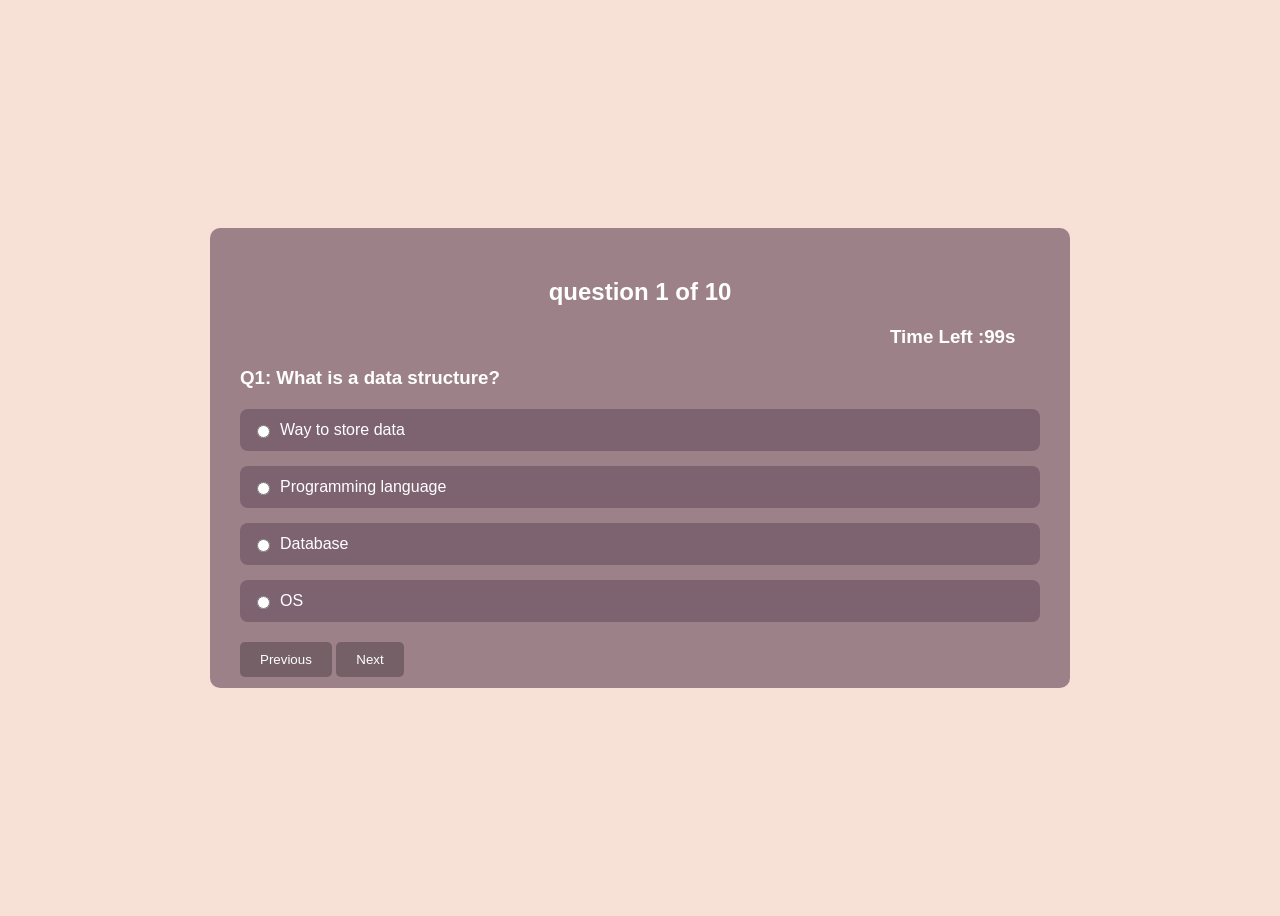
<file: dsa.html>
<!DOCTYPE html>

<head>
    <title>Simple MCQ Quiz</title>
    <style>
        /* ===== Preloader ===== */
        #preloader {
            position: fixed;
            width: 100%;
            height: 100%;
            background-color: #f7e1d7;
            display: flex;
            justify-content: center;
            align-items: center;
            z-index: 99;
        }

        .loader {
            border: 10px solid #ddd;
            border-top: 10px solid #755a60;
            border-radius: 50%;
            width: 80px;
            height: 80px;
            animation: spin 1s linear infinite;
        }

        @keyframes spin {
            0% {
                transform: rotate(0deg);
            }

            100% {
                transform: rotate(360deg);
            }
        }

        body {
            background-color: #f7e1d7;
            display: flex;
            justify-content: center;
            align-items: center;
            height: 100vh;
            font-family: Arial;
        }

        .box {
            background-color: #9d8189;
            padding: 30px;
            border-radius: 10px;
            width: 800px;
            color: white;
            height: 385px;
            padding-bottom: 45px;

        }

        .choices {
            display: grid;
            gap: 15px;
            margin-top: 20px;
        }

        label {
            background: #7d6270;
            padding: 12px;
            border-radius: 8px;
            cursor: pointer;
            display: flex;
            align-items: center;
        }

        label:hover {
            background: #6b555d;
        }

        input {
            margin-right: 10px;
        }

        button {
            margin-top: 20px;
            padding: 10px 20px;
            background: #756068;
            color: white;
            border: none;
            border-radius: 5px;
            cursor: pointer;
        }

        .h2 {
            text-align: center;
        }

        #timeleft {
            margin-left: 650px;
        }
    </style>
</head>
<script src="https://code.jquery.com/jquery-3.6.0.min.js"></script>

<body>
    <!-- Preloader -->
    <div id="preloader">
        <div class="loader"></div>
    </div>

    <div class="box" id="quizBox">
        <h2 class="h2" id="progress_bar"></h2>
        <h3 id="timeleft">Time left:100s</h3>
        <h3 id="question"></h3>

        <div class="choices">
            <label>
                <input type="radio" name="option" value="1">
                <span
                    id="opt_1"></span><!--empty container,It holds only text,It is inline ,JavaScript can easily change it-->
            </label>

            <label>
                <input type="radio" name="option" value="2">
                <span id="opt_2"></span>
            </label>

            <label>
                <input type="radio" name="option" value="3">
                <span id="opt_3"></span>
            </label>

            <label>
                <input type="radio" name="option" value="4">
                <span id="opt_4"></span>
            </label>
        </div>

        <button id="prebutton" onclick="pre_question()">Previous</button>
        <button id="nextbutton" onclick="next_question()">Next</button>
        <button id="finishQuiz" onclick="finishQuiz()" style="display:none;">Submit</button>

    </div>

    <script>
        let current_qno = 1;

        let total_marks = 0;
        let user_ans = {};//Object {} matches question numbers directly.
        let all_Questions = [

            {
                question: "What is a data structure?",
                choices: ["Way to store data", "Programming language", "Database", "OS"],
                answer: "1"
            },

            {
                question: "Which data structure uses FIFO?",
                choices: ["Stack", "Queue", "Tree", "Graph"],
                answer: "2"
            },

            {
                question: "Which data structure uses LIFO?",
                choices: ["Queue", "Array", "Stack", "Linked List"],
                answer: "3"
            },

            {
                question: "Which structure uses nodes and pointers?",
                choices: ["Array", "Linked List", "Stack", "Queue"],
                answer: "2"
            },

            {
                question: "Which data structure is used in recursion?",
                choices: ["Queue", "Stack", "Array", "Graph"],
                answer: "2"
            },

            {
                question: "Which is non-linear data structure?",
                choices: ["Array", "Stack", "Tree", "Queue"],
                answer: "3"
            },

            {
                question: "Which operation removes element from stack?",
                choices: ["Push", "Pop", "Insert", "Delete"],
                answer: "2"
            },

            {
                question: "Which operation adds element in queue?",
                choices: ["Push", "Pop", "Enqueue", "Dequeue"],
                answer: "3"
            },

            {
                question: "Which data structure stores elements in contiguous memory?",
                choices: ["Linked List", "Array", "Tree", "Graph"],
                answer: "2"
            },

            {
                question: "Which structure is used to represent hierarchy?",
                choices: ["Array", "Stack", "Tree", "Queue"],
                answer: "3"
            }

        ];
        let totalquestion = all_Questions.length;
        let questionText = document.getElementById("question");
        let opt_1 = document.getElementById("opt_1");
        let opt_2 = document.getElementById("opt_2");
        let opt_3 = document.getElementById("opt_3");
        let opt_4 = document.getElementById("opt_4");
        let timer_text = document.getElementById("timeleft");

        let timeleft = 100;
        load_question();
        startTimer();

        function startTimer() {
            timer_text.innerText = "Time Left :" + timeleft + "s";

            timeleft--;

            if (timeleft >= 0) {
                setTimeout(startTimer, 1000);
            }
            else {
                alert("Time is up!");
                finishQuiz();
            }

        }


        function load_question() {

            $("#quizBox").fadeOut(400, function () {

                document.getElementById("progress_bar").innerHTML = "question " + current_qno + " of " + totalquestion;

                let currentQ = all_Questions[current_qno - 1];

                questionText.innerText = "Q" + current_qno + ": " + currentQ.question;

                opt_1.innerText = currentQ.choices[0];
                opt_2.innerText = currentQ.choices[1];
                opt_3.innerText = currentQ.choices[2];
                opt_4.innerText = currentQ.choices[3];
                $("#quizBox").fadeIn(400);

            });

            let choices = document.getElementsByName("option");

            for (let i = 0; i < choices.length; i++) {
                choices[i].checked = false;
            }

            if (user_ans[current_qno]) {
                for (let i = 0; i < choices.length; i++) {
                    if (choices[i].value == user_ans[current_qno]) {
                        choices[i].checked = true;
                    }
                }

            }

            updateButtons();
        }

        function updateButtons() {
            document.getElementById("prebutton").disabled = (current_qno === 1);

            if (current_qno === totalquestion) {
                document.getElementById("nextbutton").style.display = "none";
                document.getElementById("finishQuiz").style.display = "inline-block";
            }
            else {
                document.getElementById("nextbutton").style.display = "inline-block";
                document.getElementById("finishQuiz").style.display = "none";
            }
        }

        function next_question() {

            let choices = document.getElementsByName("option");
            let selected = null;

            // to find selected option
            for (let i = 0; i < choices.length; i++) {
                if (choices[i].checked) {
                    selected = choices[i];
                    break;
                }
            }

            storeAnswer();



            if (selected === null) {
                alert("Please select an option");
                return;
            }

            //user_ans[current_qno] = selected.value;   // save answer

            current_qno++;

            if (current_qno <= totalquestion) {
                load_question();
            } else {
                alert("Quiz Finished! Your Score: " + total_marks + "/" + totalquestion);
                finishQuiz();
            }

            updateButtons();
        }

        function pre_question() {
            storeAnswer();
            if (current_qno > 1) {
                current_qno--;
                load_question();
            }

        }

        function finishQuiz() {
            localStorage.clear();
            storeAnswer();

            let attempted = 0;
            total_marks = 0;

            // correct answers
            let correctAnswers = {};

            all_Questions.forEach((item, index) => {
                correctAnswers[index + 1] = item.answer;
            });

            for (let i = 1; i <= totalquestion; i++) {

                // store each answer separately
                let qData = all_Questions[i - 1];

                localStorage.setItem("question" + i, qData.question);
                localStorage.setItem("option1_" + i, qData.choices[0]);
                localStorage.setItem("option2_" + i, qData.choices[1]);
                localStorage.setItem("option3_" + i, qData.choices[2] || "N/A");
                localStorage.setItem("option4_" + i, qData.choices[3]);
                //localStorage.setItem("userAnswer" + i, user_ans[i]);
                localStorage.setItem("correctAnswer" + i, correctAnswers[i]);

                if (user_ans[i]) {
                    attempted++;

                    if (user_ans[i] == correctAnswers[i]) {
                        total_marks++;
                    }

                    localStorage.setItem("userAnswer" + i, user_ans[i]);
                } else {
                    localStorage.setItem("userAnswer" + i, "");
                }
            }


            let percentage = Math.round((total_marks / totalquestion) * 100);

            localStorage.setItem("quizscore", total_marks);
            localStorage.setItem("totalquestions", totalquestion);
            localStorage.setItem("attempted", attempted);
            localStorage.setItem("percentage", percentage);

            window.location.href = "result.html";
        }

        function storeAnswer() {
            let choices = document.getElementsByName("option");
            let selected = null;

            for (let i = 0; i < choices.length; i++) {
                if (choices[i].checked) {
                    selected = choices[i].value;
                    break;
                }
            }

            if (selected) {
                user_ans[current_qno] = selected;
            } else {
                user_ans[current_qno] = "";
            }
        }
    </script>
</body>
<script>
    window.addEventListener('load', () => {
        setTimeout(() => {
            const preloader = document.getElementById('preloader');
            preloader.style.opacity = '0';
            preloader.style.transition = 'opacity 0.5s ease';
            setTimeout(() => {
                preloader.style.display = 'none';
            }, 500);
        }, 1000); // preloader visible for 1 sec
    });
</script>

</html>
</file>
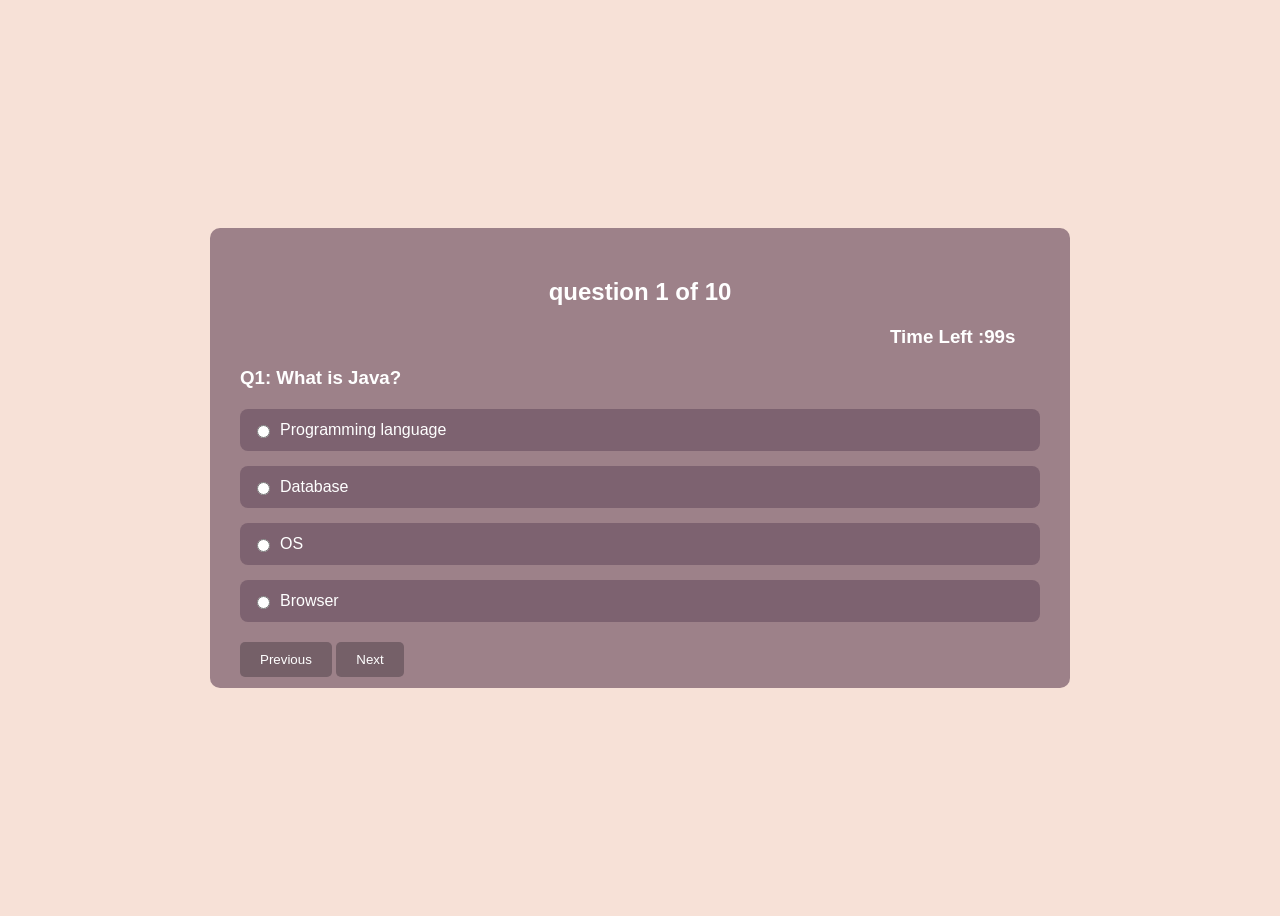
<file: java.html>
<!DOCTYPE html>

<head>
    <title>Simple MCQ Quiz</title>
    <style>
        /* ===== Preloader ===== */
        #preloader {
            position: fixed;
            width: 100%;
            height: 100%;
            background-color: #f7e1d7;
            display: flex;
            justify-content: center;
            align-items: center;
            z-index: 99;
        }

        .loader {
            border: 10px solid #ddd;
            border-top: 10px solid #755a60;
            border-radius: 50%;
            width: 80px;
            height: 80px;
            animation: spin 1s linear infinite;
        }

        @keyframes spin {
            0% {
                transform: rotate(0deg);
            }

            100% {
                transform: rotate(360deg);
            }
        }

        body {
            background-color: #f7e1d7;
            display: flex;
            justify-content: center;
            align-items: center;
            height: 100vh;
            font-family: Arial;
        }

        .box {
            background-color: #9d8189;
            padding: 30px;
            border-radius: 10px;
            width: 800px;
            color: white;
            height: 385px;
            padding-bottom: 45px;

        }

        .choices {
            display: grid;
            gap: 15px;
            margin-top: 20px;
        }

        label {
            background: #7d6270;
            padding: 12px;
            border-radius: 8px;
            cursor: pointer;
            display: flex;
            align-items: center;
        }

        label:hover {
            background: #6b555d;
        }

        input {
            margin-right: 10px;
        }

        button {
            margin-top: 20px;
            padding: 10px 20px;
            background: #756068;
            color: white;
            border: none;
            border-radius: 5px;
            cursor: pointer;
        }

        .h2 {
            text-align: center;
        }

        #timeleft {
            margin-left: 650px;
        }
    </style>
</head>
<script src="https://code.jquery.com/jquery-3.6.0.min.js"></script>

<body>
    <!-- Preloader -->
    <div id="preloader">
        <div class="loader"></div>
    </div>

    <div class="box" id="quizBox">
        <h2 class="h2" id="progress_bar"></h2>
        <h3 id="timeleft">Time left:100s</h3>
        <h3 id="question"></h3>

        <div class="choices">
            <label>
                <input type="radio" name="option" value="1">
                <span
                    id="opt_1"></span><!--empty container,It holds only text,It is inline ,JavaScript can easily change it-->
            </label>

            <label>
                <input type="radio" name="option" value="2">
                <span id="opt_2"></span>
            </label>

            <label>
                <input type="radio" name="option" value="3">
                <span id="opt_3"></span>
            </label>

            <label>
                <input type="radio" name="option" value="4">
                <span id="opt_4"></span>
            </label>
        </div>

        <button id="prebutton" onclick="pre_question()">Previous</button>
        <button id="nextbutton" onclick="next_question()">Next</button>
        <button id="finishQuiz" onclick="finishQuiz()" style="display:none;">Submit</button>

    </div>

    <script>
        let current_qno = 1;

        let total_marks = 0;
        let user_ans = {};//Object {} matches question numbers directly.
        let all_Questions = [

    {
        question: "What is Java?",
        choices: ["Programming language", "Database", "OS", "Browser"],
        answer: "1"
    },

    {
        question: "Which keyword is used to create class?",
        choices: ["define", "class", "struct", "object"],
        answer: "2"
    },

    {
        question: "Which method is entry point in Java?",
        choices: ["start()", "main()", "run()", "init()"],
        answer: "2"
    },

    {
        question: "Which keyword is used to inherit class?",
        choices: ["implements", "extends", "inherits", "super"],
        answer: "2"
    },

    {
        question: "Which is used to print output?",
        choices: ["System.out.print()", "echo()", "print()", "display()"],
        answer: "1"
    },

    {
        question: "Java is which type of language?",
        choices: ["Compiled", "Interpreted", "Both", "None"],
        answer: "3"
    },

    {
        question: "Which keyword is used for object?",
        choices: ["new", "create", "object", "init"],
        answer: "1"
    },

    {
        question: "Which concept allows multiple methods with same name?",
        choices: ["Inheritance", "Encapsulation", "Polymorphism", "Abstraction"],
        answer: "3"
    },

    {
        question: "Which keyword is used for constant?",
        choices: ["var", "const", "final", "static"],
        answer: "3"
    },

    {
        question: "Java runs on which machine?",
        choices: ["JVM", "CPU", "RAM", "Compiler"],
        answer: "1"
    }

];
        let totalquestion = all_Questions.length;
        let questionText = document.getElementById("question");
        let opt_1 = document.getElementById("opt_1");
        let opt_2 = document.getElementById("opt_2");
        let opt_3 = document.getElementById("opt_3");
        let opt_4 = document.getElementById("opt_4");
        let timer_text = document.getElementById("timeleft");

        let timeleft = 100;
        load_question();
        startTimer();

        function startTimer() {
            timer_text.innerText = "Time Left :" + timeleft + "s";

            timeleft--;

            if (timeleft >= 0) {
                setTimeout(startTimer, 1000);
            }
            else {
                alert("Time is up!");
                finishQuiz();
            }

        }


        function load_question() {

            $("#quizBox").fadeOut(400, function () {

                document.getElementById("progress_bar").innerHTML = "question " + current_qno + " of " + totalquestion;

                let currentQ = all_Questions[current_qno - 1];

                questionText.innerText = "Q" + current_qno + ": " + currentQ.question;

                opt_1.innerText = currentQ.choices[0];
                opt_2.innerText = currentQ.choices[1];
                opt_3.innerText = currentQ.choices[2];
                opt_4.innerText = currentQ.choices[3];
                $("#quizBox").fadeIn(400);

            });

            let choices = document.getElementsByName("option");

            for (let i = 0; i < choices.length; i++) {
                choices[i].checked = false;
            }

            if (user_ans[current_qno]) {
                for (let i = 0; i < choices.length; i++) {
                    if (choices[i].value == user_ans[current_qno]) {
                        choices[i].checked = true;
                    }
                }

            }

            updateButtons();
        }

        function updateButtons() {
            document.getElementById("prebutton").disabled = (current_qno === 1);

            if (current_qno === totalquestion) {
                document.getElementById("nextbutton").style.display = "none";
                document.getElementById("finishQuiz").style.display = "inline-block";
            }
            else {
                document.getElementById("nextbutton").style.display = "inline-block";
                document.getElementById("finishQuiz").style.display = "none";
            }
        }

        function next_question() {

            let choices = document.getElementsByName("option");
            let selected = null;

            // to find selected option
            for (let i = 0; i < choices.length; i++) {
                if (choices[i].checked) {
                    selected = choices[i];
                    break;
                }
            }

            storeAnswer();



            if (selected === null) {
                alert("Please select an option");
                return;
            }

            //user_ans[current_qno] = selected.value;   // save answer

            current_qno++;

            if (current_qno <= totalquestion) {
                load_question();
            } else {
                alert("Quiz Finished! Your Score: " + total_marks + "/" + totalquestion);
                finishQuiz();
            }

            updateButtons();
        }

        function pre_question() {
            storeAnswer();
            if (current_qno > 1) {
                current_qno--;
                load_question();
            }

        }

        function finishQuiz() {
            localStorage.clear();
            storeAnswer();

            let attempted = 0;
            total_marks = 0;

            // correct answers
            let correctAnswers = {};

            all_Questions.forEach((item, index) => {
                correctAnswers[index + 1] = item.answer;
            });

            for (let i = 1; i <= totalquestion; i++) {

                // store each answer separately
                let qData = all_Questions[i - 1];

                localStorage.setItem("question" + i, qData.question);
                localStorage.setItem("option1_" + i, qData.choices[0]);
                localStorage.setItem("option2_" + i, qData.choices[1]);
                localStorage.setItem("option3_" + i, qData.choices[2] || "N/A");
                localStorage.setItem("option4_" + i, qData.choices[3]);
                //localStorage.setItem("userAnswer" + i, user_ans[i]);
                localStorage.setItem("correctAnswer" + i, correctAnswers[i]);

                if (user_ans[i]) {
                    attempted++;

                    if (user_ans[i] == correctAnswers[i]) {
                        total_marks++;
                    }

                    localStorage.setItem("userAnswer" + i, user_ans[i]);
                } else {
                    localStorage.setItem("userAnswer" + i, "");
                }
            }


            let percentage = Math.round((total_marks / totalquestion) * 100);

            localStorage.setItem("quizscore", total_marks);
            localStorage.setItem("totalquestions", totalquestion);
            localStorage.setItem("attempted", attempted);
            localStorage.setItem("percentage", percentage);

            window.location.href = "result.html";
        }

        function storeAnswer() {
            let choices = document.getElementsByName("option");
            let selected = null;

            for (let i = 0; i < choices.length; i++) {
                if (choices[i].checked) {
                    selected = choices[i].value;
                    break;
                }
            }

            if (selected) {
                user_ans[current_qno] = selected;
            } else {
                user_ans[current_qno] = "";
            }
        }
    </script>
</body>
<script>
    window.addEventListener('load', () => {
        setTimeout(() => {
            const preloader = document.getElementById('preloader');
            preloader.style.opacity = '0';
            preloader.style.transition = 'opacity 0.5s ease';
            setTimeout(() => {
                preloader.style.display = 'none';
            }, 500);
        }, 1000); // preloader visible for 1 sec
    });
</script>

</html>
</file>
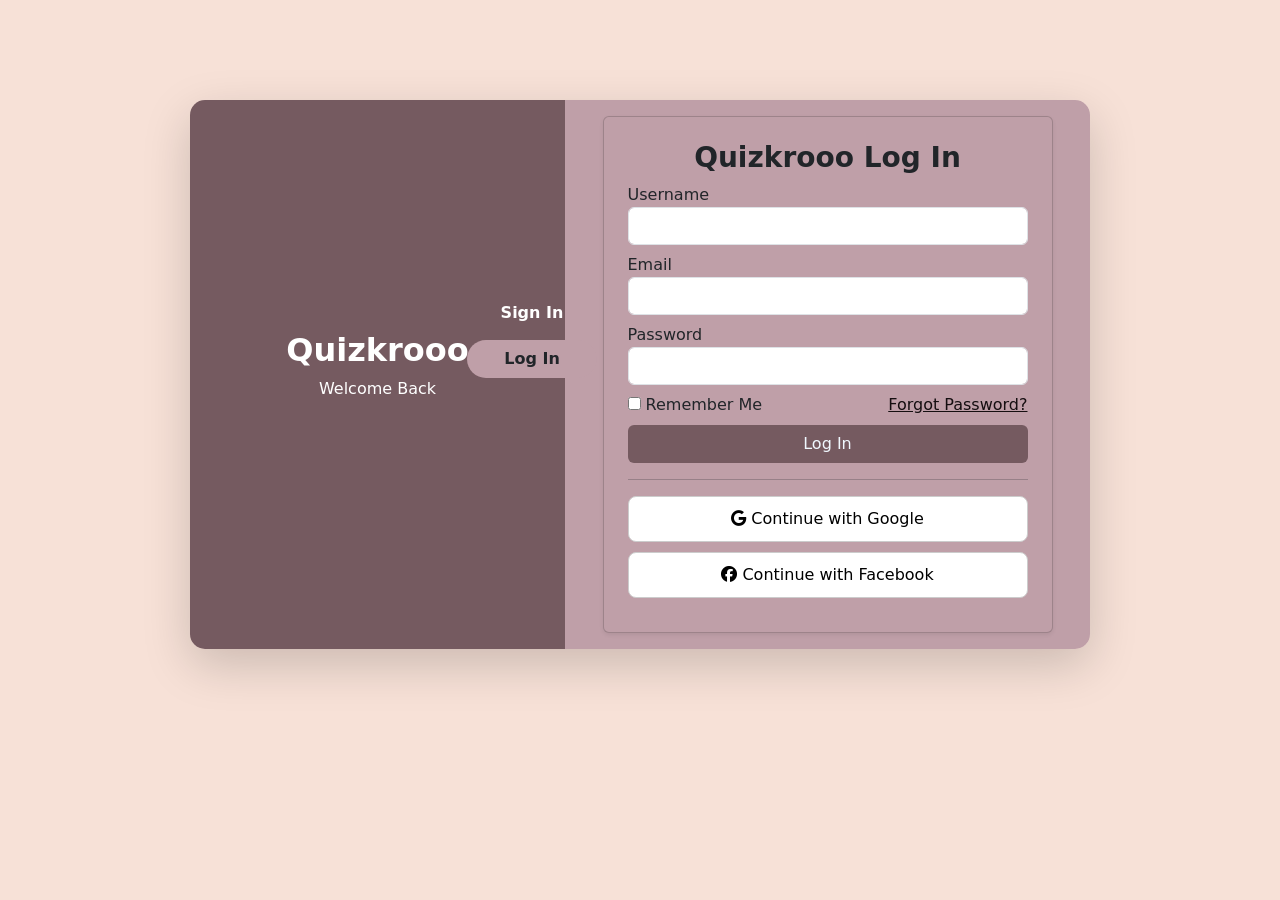
<file: login.html>
<!DOCTYPE html>
<html lang="en">

<head>
    <meta charset="UTF-8">
    <title>Quizkrooo - Login</title>

    <link rel="stylesheet" href="https://cdnjs.cloudflare.com/ajax/libs/font-awesome/6.5.1/css/all.min.css">

    <link href="https://cdn.jsdelivr.net/npm/bootstrap@5.3.8/dist/css/bootstrap.min.css" rel="stylesheet">

    <link href="login.css" rel="stylesheet" type="text/css">
    <style>
        .middle-buttons {
            z-index: 1;
        }

        .card,
        form,
        input {
            position: relative;
            z-index: 5;
        }
    </style>
</head>

<body class="login" style="background-color: #f7e1d7;">

    <div class="container min-vh-10 d-flex align-items-center justify-content-center">

        <div class="row main-card shadow-lg  w-100 position-relative" style="margin-top: 100px;">

            <!-- LEFT -->
            <div class="col-md-5 left-panel d-flex flex-column justify-content-center align-items-center p-5 text-center"
                style="background-color: #755a60;">
                <h2 class="fw-bold">Quizkrooo</h2>
                <p>Welcome Back</p>
            </div>

            <!-- CENTER BUTTONS -->
            <div class="middle-buttons text-center">
                <a href="sign_up.html" class="btn mb-2 text-white">Sign In</a><br>
                <a href="login.html" class="btn" style="background-color: #bf9fa8;">Log In</a>
            </div>

            <!-- RIGHT -->
            <div class="col-md-7 p-3 d-flex align-items-center justify-content-center"
                style="background-color: #bf9fa8;">

                <div class="card p-4 shadow-sm" style="max-width:450px; width:100% ;background-color: #bf9fa8;">
                    <h3 class="text-center fw-bold">Quizkrooo Log In</h3>
                    <form>

                        <!-- Username -->
                        <div class="mb-2">
                            <label>Username </label>
                            <input type="text" id="username" class="form-control">
                        </div>

                        <!-- email -->
                        <div class="mb-2">
                            <label> Email</label>
                            <input type="text" id="emailid" class="form-control">
                        </div>

                        <!-- Password -->
                        <div class="mb-2 position-relative">
                            <label>Password</label>
                            <input type="password" id="pwd" class="form-control">

                            <div class="strength bg-secondary mt-2" id="strengthBar"></div>
                        </div>

                        <!-- Remember Me -->
                        <div class="mb-2">
                            <input type="checkbox"> Remember Me
                            <a href="#" class="float-end" style="color:#150e10;">Forgot Password?</a>
                        </div>

                        <!-- Login Button -->
                        <button class="btn  w-100" style="background-color: #755a60;color: aliceblue;"
                            onclick="return to_validateform()">Log In
                        </button>

                    </form>

                    <hr>

                    <!-- Social Login -->
                    <button class="social-btn"><i class="fab fa-google"></i> Continue with Google</button>
                    <button class="social-btn"><i class="fab fa-facebook"></i> Continue with Facebook</button>

                </div>
            </div>

        </div>
    </div>

</body>
<script>
    function to_validateform() {

        let username = document.getElementById("username").value.trim();
        let pwd = document.getElementById("pwd").value.trim();
        let emailid = document.getElementById("emailid").value.trim();

        // Username validation
        if (username === "") {
            alert("Username is required !!");
            return false;
        }

        //empty email
        if (emailid === "") {
            alert("Email is required !!");
            return false;
        }

        // Email validation
        if (!emailid.includes("@") || !emailid.includes(".")) {
            alert("Invalid email format");
            return false;
        }

        // Password validation
        if (pwd.length < 6) {
            alert("Password must be at least 6 characters long.");
            return false;
        }


        alert("Account created successfully !!");
        window.location.href = "index.html";
        return false;
    }
</script>

</html>
</file>
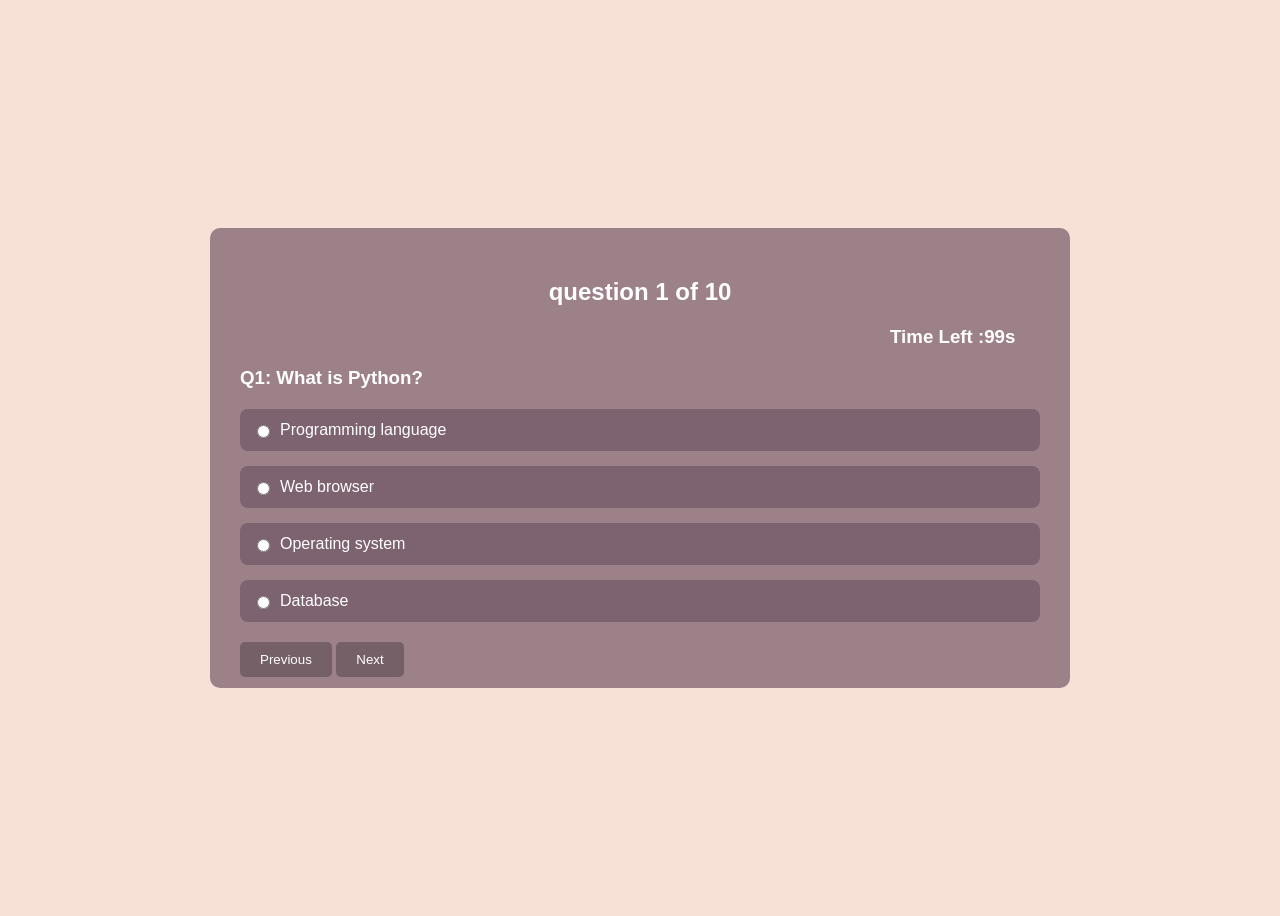
<file: python.html>
<!DOCTYPE html>

<head>
    <title>Simple MCQ Quiz</title>
    <style>
        /* ===== Preloader ===== */
        #preloader {
            position: fixed;
            width: 100%;
            height: 100%;
            background-color: #f7e1d7;
            display: flex;
            justify-content: center;
            align-items: center;
            z-index: 99;
        }

        .loader {
            border: 10px solid #ddd;
            border-top: 10px solid #755a60;
            border-radius: 50%;
            width: 80px;
            height: 80px;
            animation: spin 1s linear infinite;
        }

        @keyframes spin {
            0% {
                transform: rotate(0deg);
            }

            100% {
                transform: rotate(360deg);
            }
        }

        body {
            background-color: #f7e1d7;
            display: flex;
            justify-content: center;
            align-items: center;
            height: 100vh;
            font-family: Arial;
        }

        .box {
            background-color: #9d8189;
            padding: 30px;
            border-radius: 10px;
            width: 800px;
            color: white;
            height: 385px;
            padding-bottom: 45px;

        }

        .choices {
            display: grid;
            gap: 15px;
            margin-top: 20px;
        }

        label {
            background: #7d6270;
            padding: 12px;
            border-radius: 8px;
            cursor: pointer;
            display: flex;
            align-items: center;
        }

        label:hover {
            background: #6b555d;
        }

        input {
            margin-right: 10px;
        }

        button {
            margin-top: 20px;
            padding: 10px 20px;
            background: #756068;
            color: white;
            border: none;
            border-radius: 5px;
            cursor: pointer;
        }

        .h2 {
            text-align: center;
        }

        #timeleft {
            margin-left: 650px;
        }
    </style>
</head>
<script src="https://code.jquery.com/jquery-3.6.0.min.js"></script>

<body>
    <!-- Preloader -->
    <div id="preloader">
        <div class="loader"></div>
    </div>

    <div class="box" id="quizBox">
        <h2 class="h2" id="progress_bar"></h2>
        <h3 id="timeleft">Time left:100s</h3>
        <h3 id="question"></h3>

        <div class="choices">
            <label>
                <input type="radio" name="option" value="1">
                <span
                    id="opt_1"></span><!--empty container,It holds only text,It is inline ,JavaScript can easily change it-->
            </label>

            <label>
                <input type="radio" name="option" value="2">
                <span id="opt_2"></span>
            </label>

            <label>
                <input type="radio" name="option" value="3">
                <span id="opt_3"></span>
            </label>

            <label>
                <input type="radio" name="option" value="4">
                <span id="opt_4"></span>
            </label>
        </div>

        <button id="prebutton" onclick="pre_question()">Previous</button>
        <button id="nextbutton" onclick="next_question()">Next</button>
        <button id="finishQuiz" onclick="finishQuiz()" style="display:none;">Submit</button>

    </div>

    <script>
        let current_qno = 1;

        let total_marks = 0;
        let user_ans = {};//Object {} matches question numbers directly.
        let all_Questions = [

    {
        question: "What is Python?",
        choices: ["Programming language", "Web browser", "Operating system", "Database"],
        answer: "1"
    },

    {
        question: "Which symbol is used for comments in Python?",
        choices: ["#", "//", "/* */", "<!-- -->"],
        answer: "1"
    },

    {
        question: "Which function is used to print output?",
        choices: ["print()", "echo()", "display()", "show()"],
        answer: "1"
    },

    {
        question: "Which data type is used for text?",
        choices: ["int", "str", "float", "bool"],
        answer: "2"
    },

    {
        question: "Which of the following is a valid variable name?",
        choices: ["1var", "_var", "@var", "#var"],
        answer: "2"
    },

    {
        question: "Which keyword is used for loop in Python?",
        choices: ["loop", "repeat", "for", "iterate"],
        answer: "3"
    },

    {
        question: "Which operator is used for exponent (power)?",
        choices: ["^", "**", "//", "%"],
        answer: "2"
    },

    {
        question: "Which brackets are used for list?",
        choices: ["()", "{}", "[]", "<>"],
        answer: "3"
    },

    {
        question: "Which brackets are used for dictionary?",
        choices: ["()", "[]", "{}", "<>"],
        answer: "3"
    },

    {
        question: "Which keyword is used to define a function?",
        choices: ["function", "def", "fun", "method"],
        answer: "2"
    }

];
        let totalquestion = all_Questions.length;
        let questionText = document.getElementById("question");
        let opt_1 = document.getElementById("opt_1");
        let opt_2 = document.getElementById("opt_2");
        let opt_3 = document.getElementById("opt_3");
        let opt_4 = document.getElementById("opt_4");
        let timer_text = document.getElementById("timeleft");

        let timeleft = 100;
        load_question();
        startTimer();

        function startTimer() {
            timer_text.innerText = "Time Left :" + timeleft + "s";

            timeleft--;

            if (timeleft >= 0) {
                setTimeout(startTimer, 1000);
            }
            else {
                alert("Time is up!");
                finishQuiz();
            }

        }


        function load_question() {

            $("#quizBox").fadeOut(400, function () {

                document.getElementById("progress_bar").innerHTML = "question " + current_qno + " of " + totalquestion;

                let currentQ = all_Questions[current_qno - 1];

                questionText.innerText = "Q" + current_qno + ": " + currentQ.question;

                opt_1.innerText = currentQ.choices[0];
                opt_2.innerText = currentQ.choices[1];
                opt_3.innerText = currentQ.choices[2];
                opt_4.innerText = currentQ.choices[3];
                $("#quizBox").fadeIn(400);

            });

            let choices = document.getElementsByName("option");

            for (let i = 0; i < choices.length; i++) {
                choices[i].checked = false;
            }

            if (user_ans[current_qno]) {
                for (let i = 0; i < choices.length; i++) {
                    if (choices[i].value == user_ans[current_qno]) {
                        choices[i].checked = true;
                    }
                }

            }

            updateButtons();
        }

        function updateButtons() {
            document.getElementById("prebutton").disabled = (current_qno === 1);

            if (current_qno === totalquestion) {
                document.getElementById("nextbutton").style.display = "none";
                document.getElementById("finishQuiz").style.display = "inline-block";
            }
            else {
                document.getElementById("nextbutton").style.display = "inline-block";
                document.getElementById("finishQuiz").style.display = "none";
            }
        }

        function next_question() {

            let choices = document.getElementsByName("option");
            let selected = null;

            // to find selected option
            for (let i = 0; i < choices.length; i++) {
                if (choices[i].checked) {
                    selected = choices[i];
                    break;
                }
            }

            storeAnswer();



            if (selected === null) {
                alert("Please select an option");
                return;
            }

            //user_ans[current_qno] = selected.value;   // save answer

            current_qno++;

            if (current_qno <= totalquestion) {
                load_question();
            } else {
                alert("Quiz Finished! Your Score: " + total_marks + "/" + totalquestion);
                finishQuiz();
            }

            updateButtons();
        }

        function pre_question() {
            storeAnswer();
            if (current_qno > 1) {
                current_qno--;
                load_question();
            }

        }

        function finishQuiz() {
            localStorage.clear();
            storeAnswer();

            let attempted = 0;
            total_marks = 0;

            // correct answers
            let correctAnswers = {};

            all_Questions.forEach((item, index) => {
                correctAnswers[index + 1] = item.answer;
            });

            for (let i = 1; i <= totalquestion; i++) {

                // store each answer separately
                let qData = all_Questions[i - 1];

                localStorage.setItem("question" + i, qData.question);
                localStorage.setItem("option1_" + i, qData.choices[0]);
                localStorage.setItem("option2_" + i, qData.choices[1]);
                localStorage.setItem("option3_" + i, qData.choices[2] || "N/A");
                localStorage.setItem("option4_" + i, qData.choices[3]);
                //localStorage.setItem("userAnswer" + i, user_ans[i]);
                localStorage.setItem("correctAnswer" + i, correctAnswers[i]);

                if (user_ans[i]) {
                    attempted++;

                    if (user_ans[i] == correctAnswers[i]) {
                        total_marks++;
                    }

                    localStorage.setItem("userAnswer" + i, user_ans[i]);
                } else {
                    localStorage.setItem("userAnswer" + i, "");
                }
            }


            let percentage = Math.round((total_marks / totalquestion) * 100);

            localStorage.setItem("quizscore", total_marks);
            localStorage.setItem("totalquestions", totalquestion);
            localStorage.setItem("attempted", attempted);
            localStorage.setItem("percentage", percentage);

            window.location.href = "result.html";
        }

        function storeAnswer() {
            let choices = document.getElementsByName("option");
            let selected = null;

            for (let i = 0; i < choices.length; i++) {
                if (choices[i].checked) {
                    selected = choices[i].value;
                    break;
                }
            }

            if (selected) {
                user_ans[current_qno] = selected;
            } else {
                user_ans[current_qno] = "";
            }
        }
    </script>
</body>
<script>
    window.addEventListener('load', () => {
        setTimeout(() => {
            const preloader = document.getElementById('preloader');
            preloader.style.opacity = '0';
            preloader.style.transition = 'opacity 0.5s ease';
            setTimeout(() => {
                preloader.style.display = 'none';
            }, 500);
        }, 1000); // preloader visible for 1 sec
    });
</script>

</html>
</file>
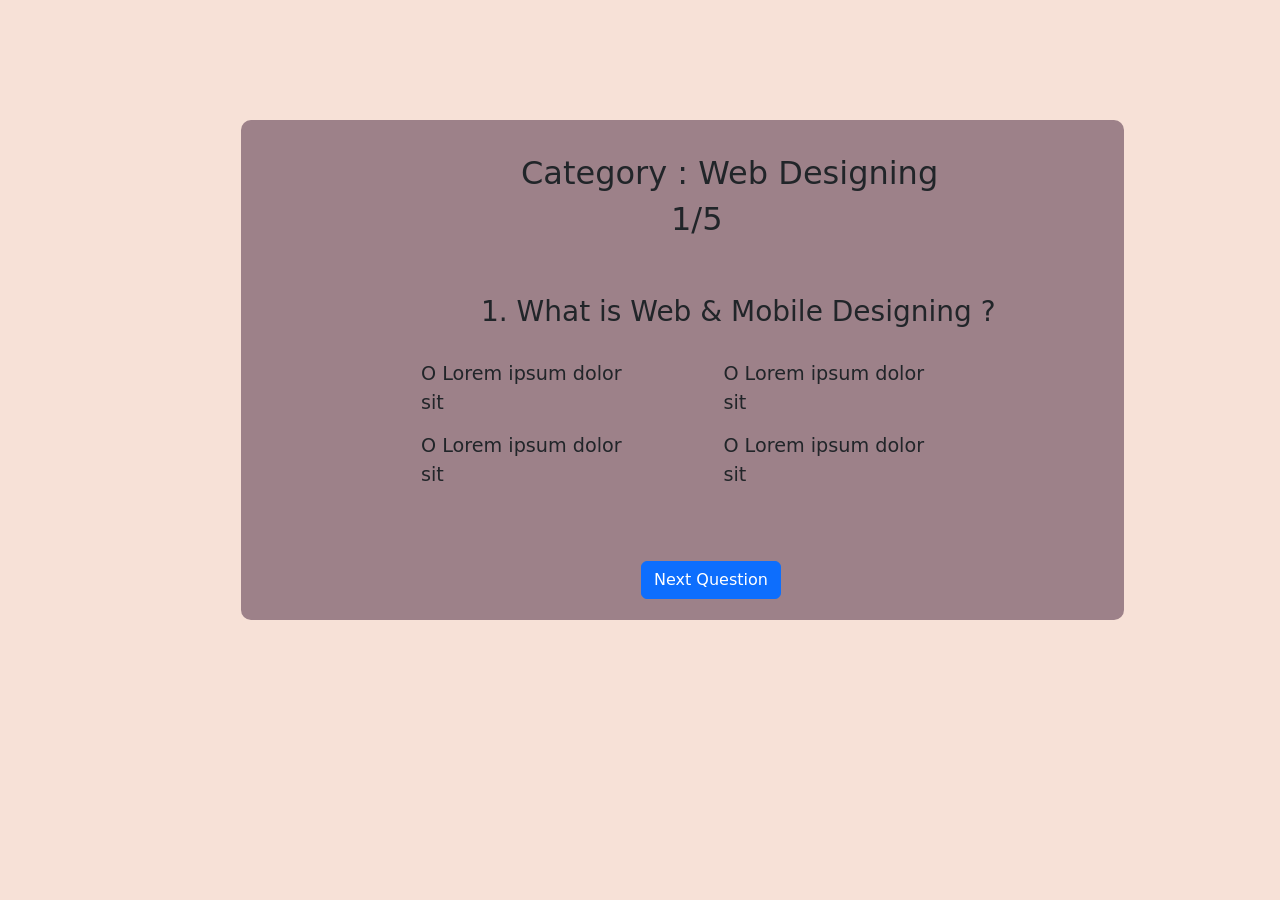
<file: quiz.html>
<!DOCTYPE html>
<html>

<head>
    <title>Quiz Page</title>
    <!-- <link rel="stylesheet" href="navigation.css" type="text/css"> -->
    <link href="https://cdn.jsdelivr.net/npm/bootstrap@5.3.8/dist/css/bootstrap.min.css" rel="stylesheet"
        integrity="sha384-sRIl4kxILFvY47J16cr9ZwB07vP4J8+LH7qKQnuqkuIAvNWLzeN8tE5YBujZqJLB" crossorigin="anonymous">
    <style>
        .div {
            border-radius: 10px;
            height: 500px;
            width: 69%;
            margin-left: 241px;
            margin-top: 120px;
            background-color: #9d8189;
        }
        .h2
        {
            margin-top: 10px;
            margin-left: 280px;
        }
        .main_div
        {
            width: 50%;
            height: 45%;
            background-color: #9d8189;
        }
        .left_div
        {
            width: 50% ;
            height: 15%;
            background-color: #9d8189;
            float: left;
            font-weight:500;
            font-size: larger;
        }
        .right_div
        {
            width:50% ;
            height: 15%;
            background-color: #9d8189;
            float: right;
            font-weight:500;
            font-size: larger;
        }
        .body {
            background-color: #f7e1d7;
        }
    </style>
</head>

<body class="body">
    
    <div class="div"><br>
        <h2 class="h2">Category : Web Designing</h2>
        <h2 style="margin-left: 430px;">1/5</h2><br><br>
        <h3 style="margin-left: 240px;">
           1. What is Web & Mobile Designing ? 
        </h3>

        <div  class="main_div" style="float: left;"><br>
            <div class="left_div" style="margin-left: 180px;"> O  Lorem ipsum dolor sit  </div><br><br><br>
            <div class="left_div"style="margin-left: 180px;"> O Lorem ipsum dolor sit </div>
        </div>
        <div class="main_div" style="float: right;"><br>
            <div class="right_div" style="margin-right: 180px;"> O Lorem ipsum dolor sit </div><br><br><br>
            <div class="right_div" style="margin-right: 180px;"> O Lorem ipsum dolor sit </div>
        </div>

        <a href="result.html" class="btn btn-primary" style="color: white; text-decoration: none;margin-left: 400px;">
                    Next Question
                </a>
    </div>

    <script src="https://cdn.jsdelivr.net/npm/bootstrap@5.3.8/dist/js/bootstrap.bundle.min.js"
        integrity="sha384-FKyoEForCGlyvwx9Hj09JcYn3nv7wiPVlz7YYwJrWVcXK/BmnVDxM+D2scQbITxI"
        crossorigin="anonymous"></script>
</body>

</html>
</file>
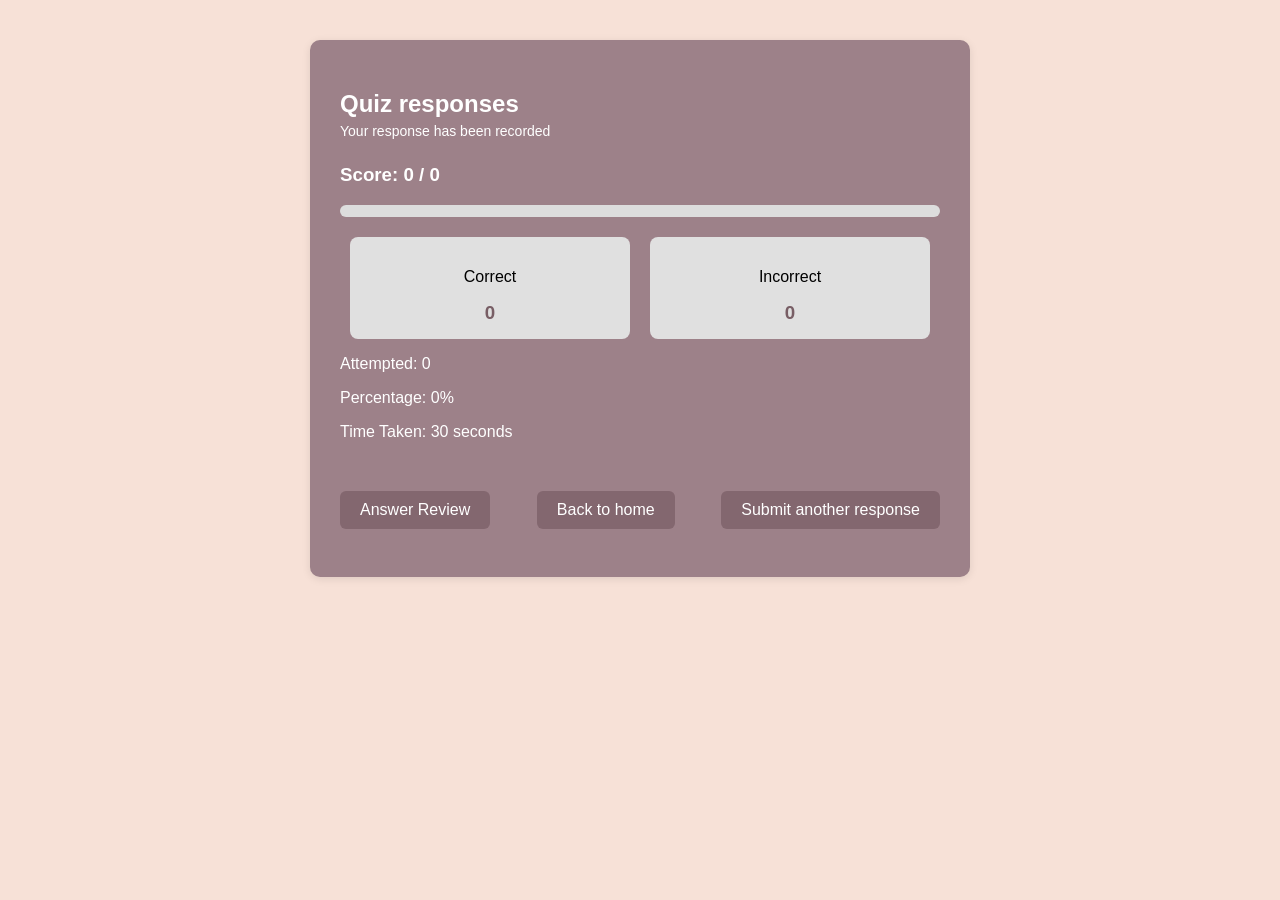
<file: result.html>
<!DOCTYPE html>
<html lang="en">

<head>
    <meta charset="UTF-8">
    <title>Quiz Summary</title>
    <script src="https://code.jquery.com/jquery-3.6.0.min.js"></script>
    <style>
        body {
            background-color: #f7e1d7;
            font-family: Arial, sans-serif;
        }

        .card {
            background: #9d8189;
            width: 600px;
            margin: 40px auto;
            padding: 30px;
            border-radius: 10px;
            box-shadow: 0 2px 8px rgba(0, 0, 0, 0.1);
        }

        h2 {
            margin-bottom: 5px;
            color: #ffffff;
        }

        h3 {
            color: #ffffff;
        }

        .sub {
            color: #ffffff;
            font-size: 14px;
            margin-bottom: 25px;
        }

        @keyframes slideUp {
            from {
                opacity: 0;
                transform: translateY(30px);
            }

            to {
                opacity: 1;
                transform: translateY(0);
            }
        }

        .progress {
            background: #ddd;
            height: 12px;
            border-radius: 10px;
            margin: 15px 0;
        }

        .fill {
            background: #785e65;
            height: 100%;
            width: 0%;
            border-radius: 10px;
            transition: width 1s ease;
        }

        /* summary boxes */
        .summary {
            display: flex;
            justify-content: space-between;
            margin-top: 20px;
        }

        .box {
            width: 48%;
            background: #e0e0e0;
            padding: 15px;
            border-radius: 8px;
            text-align: center;
            margin-left: 10px;
            margin-right: 10px;
        }

        .box h3 {
            margin: 0;
            color: #785e65;
        }

        .time {
            margin-top: 20px;
            font-size: 14px;
            color: white;
        }

        .btn {
            margin-top: 25px;
            display: inline-block;
            padding: 10px 20px;
            background: #83676f;
            color: white;
            text-decoration: none;
            border-radius: 6px;
        }

        .color_white {
            color: #ffffff;
        }

        .btn-row {
            display: flex;
            justify-content: space-between;
            margin-top: 25px;
        }
    </style>
</head>

<body>

    <div class="card">
        <h2>Quiz responses</h2>
        <div class="sub">Your response has been recorded</div>

        <h3 id="scoreText"></h3>

        <div class="progress">
            <div class="fill" id="fill"></div>
        </div>



        <!-- Summary -->
        <div class="summary">
            <div class="box">
                <p>Correct</p>
                <h3 id="correct"></h3>
            </div>
            <div class="box">
                <p>Incorrect</p>
                <h3 id="wrong"></h3>
            </div>
        </div>



        <p id="attemptedText" class="color_white"></p>
        <p id="percentageText" class="color_white"></p>
        <p id="timeText" class="color_white"></p>

        <!-- Buttons Row -->
        <div class="btn-row">
            <a onclick="checkans()" class="btn">Answer Review</a>
            <a href="index.html" class="btn">Back to home</a>
            <a href="selection.html" class="btn">Submit another response</a>
        </div><br>
        <div id="review" class="color_white"></div>

    </div>
    <script>
        $(document).ready(function () {
            let score = Number(localStorage.getItem("quizscore"));
            let total = Number(localStorage.getItem("totalquestions"));
            let attempted = Number(localStorage.getItem("attempted"));
            let percentage = Number(localStorage.getItem("percentage"));

            //review button animation
            $(".card").hide().slideDown(800);

            document.getElementById("scoreText").innerText =
                "Score: " + score + " / " + total;

            document.getElementById("fill").style.width = percentage + "%";

            document.getElementById("correct").innerText = score;
            document.getElementById("wrong").innerText = total - score;

            document.getElementById("attemptedText").innerText =
                "Attempted: " + attempted;

            document.getElementById("percentageText").innerText =
                "Percentage: " + percentage + "%";

            document.getElementById("timeText").innerText = "Time Taken: 30 seconds";
            setTimeout(() => {
                document.getElementById("fill").style.width = percentage + "%";
            }, 300);
            $(".btn").hover(
                function () {
                    $(this).css("box-shadow", "0 0 10px #fff");
                },
                function () {
                    $(this).css("box-shadow", "none");
                }
            );

        });
        function checkans() {
            let total = Number(localStorage.getItem("totalquestions"));

            let reviewText = "";

            for (let i = 1; i <= total; i++) {

                let question = localStorage.getItem("question" + i);
                let userAns = localStorage.getItem("userAnswer" + i);
                let correctAns = localStorage.getItem("correctAnswer" + i);

                let op1 = localStorage.getItem("option1_" + i);
                let op2 = localStorage.getItem("option2_" + i);
                let op3 = localStorage.getItem("option3_" + i);
                let op4 = localStorage.getItem("option4_" + i);

                reviewText += "<br><b>Q" + i + ": " + question + "</b><br>";

                reviewText += "1) " + (op1 || "Not available") + "<br>";
                reviewText += "2) " + (op2 || "Not available") + "<br>";
                reviewText += "3) " + (op3 || "Not available") + "<br>";
                reviewText += "4) " + (op4 || "Not available") + "<br><br>";

                if (!userAns || userAns === "") {
                    reviewText += "Your Answer: Not Attempted<br>";
                } else {
                    reviewText += "Your Answer: Option " + userAns + "<br>";
                }

                reviewText += "Correct Answer: Option " + correctAns + "<br>";

                if (userAns == correctAns) {
                    reviewText += "<span style='color:lightgreen;'>✔ Correct</span><br>";
                } else {
                    reviewText += "<span style='color:red;'>✘ Wrong</span><br>";
                }

                reviewText += "<hr>";
            }

            $("#review").hide().html(reviewText).slideDown(500);
        }
    </script>

</body>

</html>
</file>
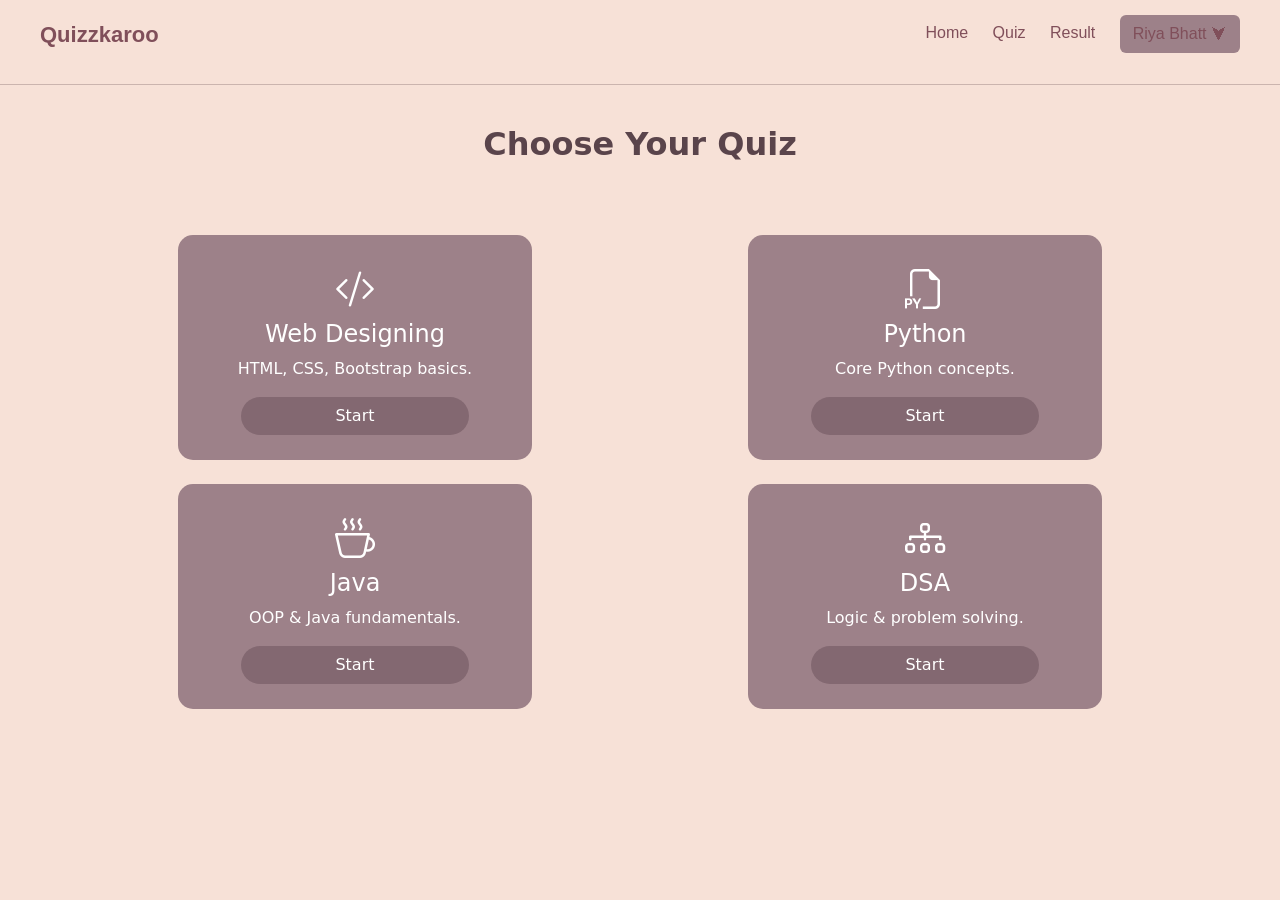
<file: selection.html>
<!DOCTYPE html>
<html lang="en">

<link>
<title>Select Quiz</title>
<link rel="stylesheet" href="navigation.css" type="text/css">

<!-- Bootstrap -->
<link href="https://cdn.jsdelivr.net/npm/bootstrap@5.3.8/dist/css/bootstrap.min.css" rel="stylesheet">

<!-- Icons -->
<link href="https://cdn.jsdelivr.net/npm/bootstrap-icons/font/bootstrap-icons.css" rel="stylesheet">

<style>
    body {
        background-color: #f7e1d7;
        min-height: 100vh;
    }

    .main-content {
    min-height: calc(100vh - 70px);
    display: flex;
    justify-content: center;
    align-items: center;
    padding-top: 60px;   /* GAP */
    margin-top: 100px;
    animation: slideDown 0.6s ease;
}



    .quiz-card {
        background: #9d8189;
        color: #fff;
        padding: 25px;
        border-radius: 15px;
        text-align: center;
        transition: 0.4s ease;
        cursor: pointer;
        position: relative;
        height: 100%;
        width: 65%;
    }

    .quiz-card:hover {
        transform: translateY(-12px) scale(1.03);
        box-shadow: 0 20px 35px rgba(0, 0, 0, 0.3);
    }

    .quiz-card i {
        font-size: 40px;
        margin-bottom: 10px;
    }

    .start-btn {
        background-color: #836871;
        color: #fff;
        border-radius: 25px;
        transition: 0.3s;
    }

    .quiz-card:hover .start-btn {
        background-color: #836871;
        transform: scale(1.05);
    }

    @media (max-width: 768px) {
    .main-content {
        margin-top: 20px;
    }
}

</style>
</head>

<body>
    <div class="custom-navbar">

        <div class="div_left">
            <a href="index.html" style="margin-left: 10px;">Quizzkaroo</a>
        </div>

        <div class="div_right">
            <a href="index.html">Home</a>
            <a href="quiz.html">Quiz</a>
            <a href="result.html">Result</a>
            <a href="login.html" class="btn" style="margin-right: 10px;background-color: #9d8189;">Riya Bhatt ⮟</a>

        </div>
    </div>
    <hr style="height:1px; background-color:#472f34; border:none;">

<br>
    <h2 class="text-center mb-4 fw-bold " style="color: #5a444b;">Choose Your Quiz</h2>



    <div class="main_content ">
        <div class="container ">
            <div class="row g-4 justify-content-center mt-5">

                <div class="col-md-6 col-sm-6 col-12 d-flex justify-content-center">
                    <div class="quiz-card">
                        <i class="bi bi-code-slash"></i>
                        <h4>Web Designing</h4>
                        <p>HTML, CSS, Bootstrap basics.</p>
                        <a href="web.html" class="btn start-btn w-75">Start</a>
                    </div>
                </div>

                <div class="col-md-6 col-sm-6 col-12 d-flex justify-content-center">
                    <div class="quiz-card">
                        <i class="bi bi-filetype-py"></i>
                        <h4>Python</h4>
                        <p>Core Python concepts.</p>
                        <a href="python.html" class="btn start-btn w-75">Start</a>
                    </div>
                </div>

                <div class="col-md-6 col-sm-6 col-12 d-flex justify-content-center">
                    <div class="quiz-card">
                        <i class="bi bi-cup-hot"></i>
                        <h4>Java</h4>
                        <p>OOP & Java fundamentals.</p>
                        <a href="java.html" class="btn start-btn w-75">Start</a>
                    </div>
                </div>

                <div class="col-md-6 col-sm-6 col-12 d-flex justify-content-center">
                    <div class="quiz-card">
                        <i class="bi bi-diagram-3"></i>
                        <h4>DSA</h4>
                        <p>Logic & problem solving.</p>
                        <a href="dsa.html" class="btn start-btn w-75">Start</a>
                    </div>
                </div>

            </div>
        </div>
    </div>

</body>

</html>
</file>
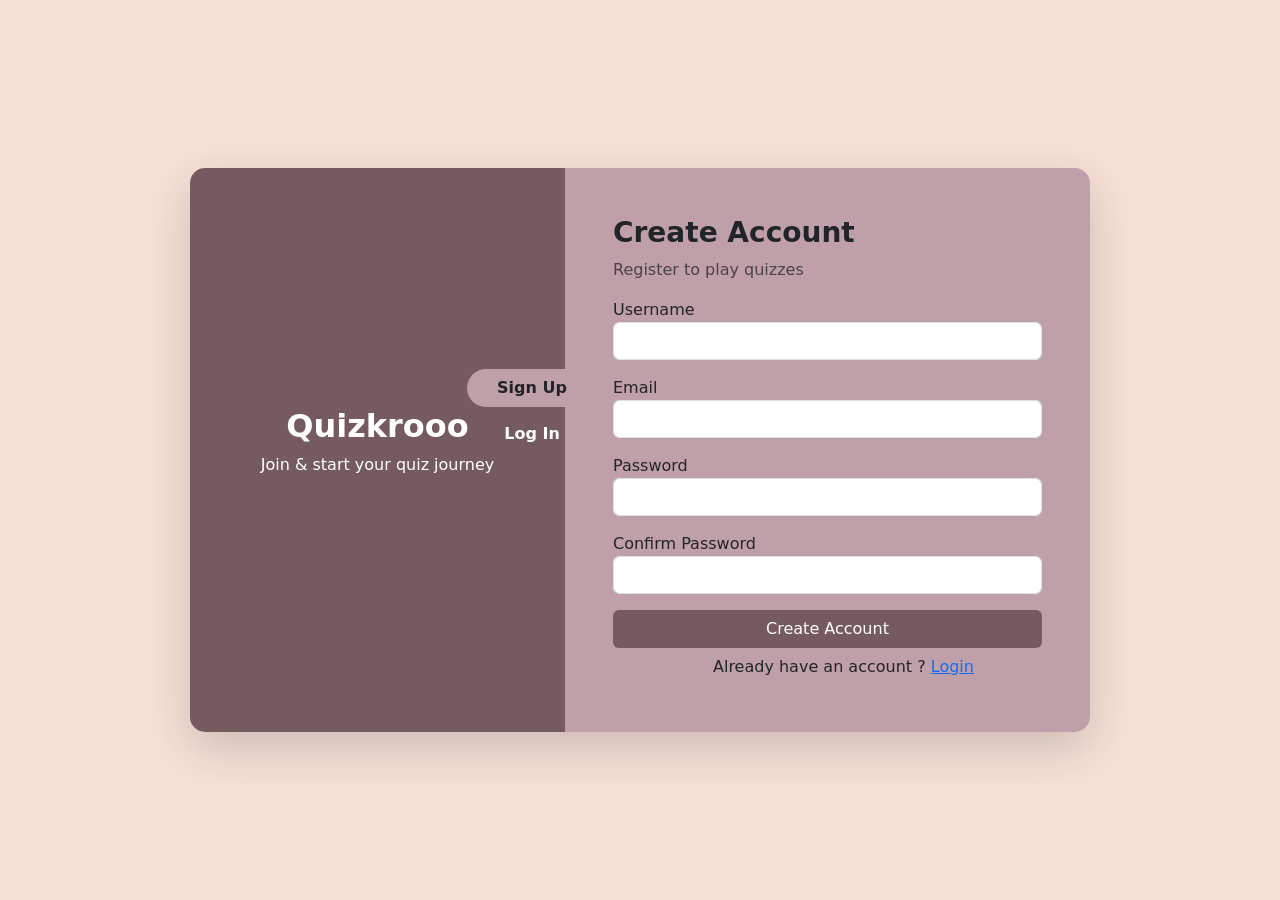
<file: sign_up.html>
<!DOCTYPE html>
<html lang="en">

<head>
    <meta charset="UTF-8">
    <title>Quizkrooo - Sign Up</title>

    <link href="https://cdn.jsdelivr.net/npm/bootstrap@5.3.8/dist/css/bootstrap.min.css" rel="stylesheet">
    <link href="sign_up.css" rel="stylesheet" type="text/css">
    <script src="https://code.jquery.com/jquery-3.6.0.min.js"></script>
    <style>
        .main-card {
            position: relative;
        }

        .middle-buttons {
            pointer-events: none;
        }

        .middle-buttons a {
            pointer-events: auto;
        }
    </style>
</head>

<body class="signup" style="background-color: #f7e1d7;">



    <div class="container min-vh-100 d-flex align-items-center justify-content-center">

        <div class="row main-card shadow-lg bg-white w-100 position-relative">

            <!-- LEFT -->
            <div class="col-md-5 left-panel d-flex flex-column justify-content-center align-items-center p-5 text-center"
                style="background-color: #755a60;">
                <h2 class="fw-bold">Quizkrooo</h2>
                <p>Join & start your quiz journey</p>
            </div>

            <!-- CENTER BUTTONS -->
            <div class="middle-buttons text-center ">
                <a href="sign_up.html" class="btn mb-2" style="background:#bf9fa8;">Sign Up</a><br>
                <a href="login.html" class="btn text-white">Log In</a>
            </div>

            <!-- RIGHT -->
            <div class="col-md-7 p-5" style="background-color: #bf9fa8;">
                <h3 class="fw-bold">Create Account</h3>
                <p class="text-muted">Register to play quizzes</p>

                <form onsubmit="return to_validateform()">
                    <div class="mb-3">
                        <label>Username</label>
                        <input type="text" class="form-control" id="username">
                    </div>
                    <div class="mb-3">
                        <label>Email</label>
                        <input type="text" class="form-control" id="emailid">
                    </div>
                    <div class="mb-3">
                        <label>Password</label>
                        <input type="password" class="form-control" id="pwd">
                    </div>
                    <div class="mb-3">
                        <label>Confirm Password</label>
                        <input type="password" class="form-control" id="cpwd">
                    </div>
                    <button type="submit" class="btn w-100" style="background-color:#755a60;color:white;">
                        Create Account
                    </button>
                    <h6 style="margin-left: 100px;margin-top: 9px;">Already have an account ? <a
                            href="login.html">Login</a></h6>
                </form>
            </div>

        </div>
    </div>
    <script>
        $("input").focus(function () {
            $(this).css("background-color", "#fff3cd");
        });

        $("input").blur(function () {
            $(this).css("background-color", "white");
        });
    </script>
    <script>
        function to_validateform() {

            let username = document.getElementById("username").value.trim();
            let emailid = document.getElementById("emailid").value.trim();
            let pwd = document.getElementById("pwd").value.trim();
            let cpwd = document.getElementById("cpwd").value.trim();

            // Username validation
            if (username === "") {
                alert("Username is required !!");
                return false;
            }

            // Email validation
            if (!emailid.includes("@") || !emailid.includes(".")) {
                alert("Invalid email format");
                return false;
            }

            // Password validation
            if (pwd.length < 6) {
                alert("Password must be at least 6 characters long.");
                return false;
            }

            // Confirm password validation
            if (pwd !== cpwd) {
                alert("Password and Confirm password do not match.");
                return false;
            }

            alert("Account created successfully !!");
            window.location.href = "index.html";
            return false;
        }
    </script>






</body>

</html>
</file>
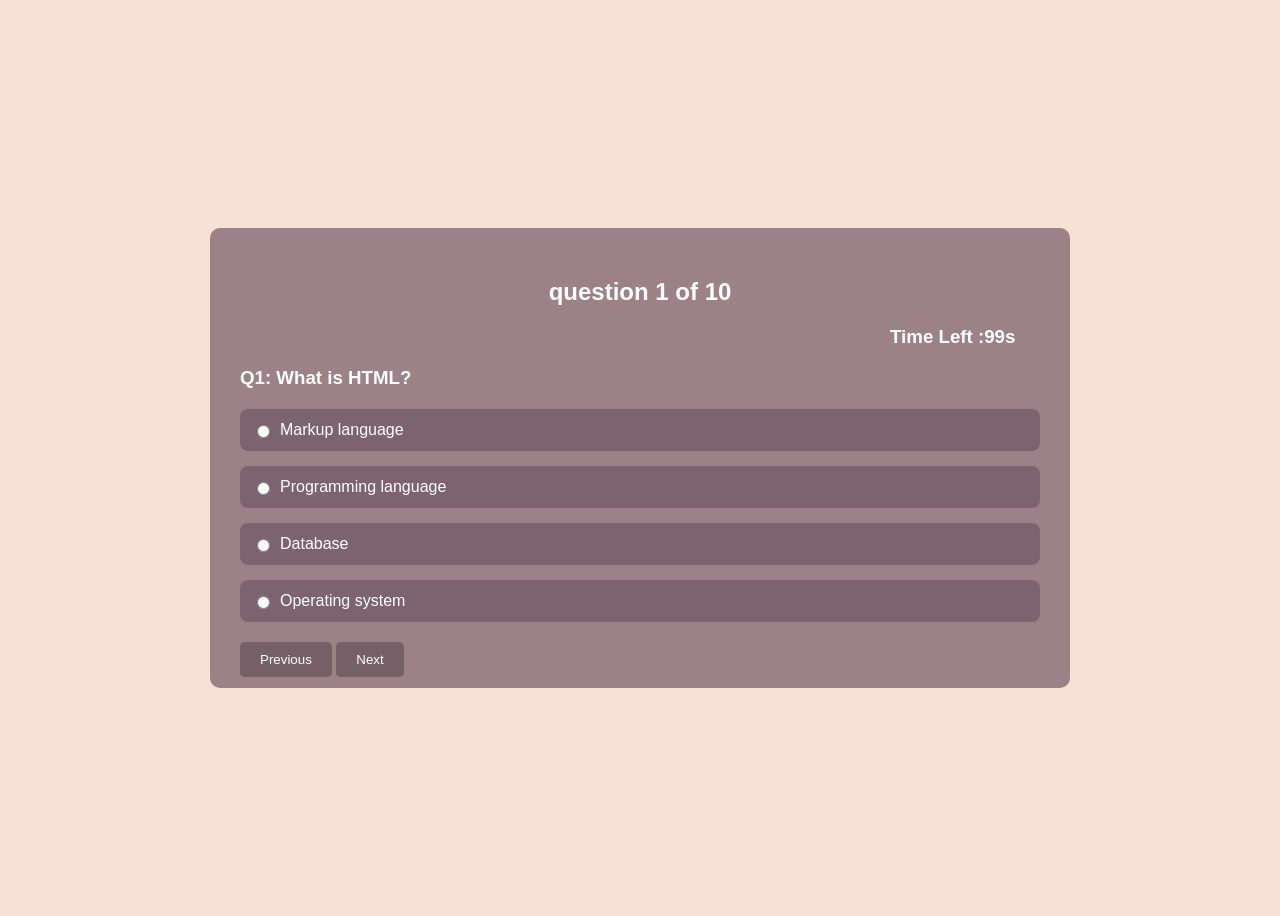
<file: web.html>
<!DOCTYPE html>

<head>
    <title>Simple MCQ Quiz</title>
    <style>
        /* ===== Preloader ===== */
        #preloader {
            position: fixed;
            width: 100%;
            height: 100%;
            background-color: #f7e1d7;
            display: flex;
            justify-content: center;
            align-items: center;
            z-index: 99;
        }

        .loader {
            border: 10px solid #ddd;
            border-top: 10px solid #755a60;
            border-radius: 50%;
            width: 80px;
            height: 80px;
            animation: spin 1s linear infinite;
        }

        @keyframes spin {
            0% {
                transform: rotate(0deg);
            }

            100% {
                transform: rotate(360deg);
            }
        }

        body {
            background-color: #f7e1d7;
            display: flex;
            justify-content: center;
            align-items: center;
            height: 100vh;
            font-family: Arial;
        }

        .box {
            background-color: #9d8189;
            padding: 30px;
            border-radius: 10px;
            width: 800px;
            color: white;
            height: 385px;
            padding-bottom: 45px;

        }

        .choices {
            display: grid;
            gap: 15px;
            margin-top: 20px;
        }

        label {
            background: #7d6270;
            padding: 12px;
            border-radius: 8px;
            cursor: pointer;
            display: flex;
            align-items: center;
        }

        label:hover {
            background: #6b555d;
        }

        input {
            margin-right: 10px;
        }

        button {
            margin-top: 20px;
            padding: 10px 20px;
            background: #756068;
            color: white;
            border: none;
            border-radius: 5px;
            cursor: pointer;
        }

        .h2 {
            text-align: center;
        }

        #timeleft {
            margin-left: 650px;
        }
    </style>
</head>
<script src="https://code.jquery.com/jquery-3.6.0.min.js"></script>

<body>
    <!-- Preloader -->
    <div id="preloader">
        <div class="loader"></div>
    </div>

    <div class="box" id="quizBox">
        <h2 class="h2" id="progress_bar"></h2>
        <h3 id="timeleft">Time left:100s</h3>
        <h3 id="question"></h3>

        <div class="choices">
            <label>
                <input type="radio" name="option" value="1">
                <span
                    id="opt_1"></span><!--empty container,It holds only text,It is inline ,JavaScript can easily change it-->
            </label>

            <label>
                <input type="radio" name="option" value="2">
                <span id="opt_2"></span>
            </label>

            <label>
                <input type="radio" name="option" value="3">
                <span id="opt_3"></span>
            </label>

            <label>
                <input type="radio" name="option" value="4">
                <span id="opt_4"></span>
            </label>
        </div>

        <button id="prebutton" onclick="pre_question()">Previous</button>
        <button id="nextbutton" onclick="next_question()">Next</button>
        <button id="finishQuiz" onclick="finishQuiz()" style="display:none;">Submit</button>

    </div>

    <script>
        let current_qno = 1;

        let total_marks = 0;
        let user_ans = {};//Object {} matches question numbers directly.
        let all_Questions = [

            {
                question: "What is HTML?",
                choices: ["Markup language", "Programming language", "Database", "Operating system"],
                answer: "1"
            },

            {
                question: "What is CSS used for?",
                choices: ["Styling web pages", "Database", "Logic building", "Server-side coding"],
                answer: "1"
            },

            {
                question: "Which language is used for web design?",
                choices: ["HTML", "Python", "C", "Java"],
                answer: "1"
            },

            {
                question: "What does JS stand for?",
                choices: ["Java Style", "JavaScript", "Just Script", "Jumbo Script"],
                answer: "2"
            },

            {
                question: "What is the main purpose of CSS?",
                choices: ["To add logic", "To store data", "To style and design web pages", "To connect database"],
                answer: "3"
            },

            {
                question: "Which property is used in CSS to change color?",
                choices: ["font-color", "text-color", "color", "bg-color"],
                answer: "3"
            },

            {
                question: "Which language is used to make web pages interactive?",
                choices: ["HTML", "CSS", "JavaScript", "SQL"],
                answer: "3"
            },
            {
                question: "What is the purpose of a web browser?",
                choices: ["To create websites", "To display web pages", "To store data", "To design graphics"],
                answer: "2"
            },
            {
                question: "Which company developed JavaScript?",
                choices: ["Microsoft", "Google", "Netscape", "Apple"],
                answer: "3"
            },
            {
                question: "Which CSS property controls text size?",
                choices: ["font-style", "text-size", "font-size", "size"],
                answer: "3"
            }

        ];
        let totalquestion = all_Questions.length;
        let questionText = document.getElementById("question");
        let opt_1 = document.getElementById("opt_1");
        let opt_2 = document.getElementById("opt_2");
        let opt_3 = document.getElementById("opt_3");
        let opt_4 = document.getElementById("opt_4");
        let timer_text = document.getElementById("timeleft");

        let timeleft = 100;
        load_question();
        startTimer();

        function startTimer() {
            timer_text.innerText = "Time Left :" + timeleft + "s";

            timeleft--;

            if (timeleft >= 0) {
                setTimeout(startTimer, 1000);
            }
            else {
                alert("Time is up!");
                finishQuiz();
            }

        }


        function load_question() {

            $("#quizBox").fadeOut(400, function () {

                document.getElementById("progress_bar").innerHTML = "question " + current_qno + " of " + totalquestion;

                let currentQ = all_Questions[current_qno - 1];

                questionText.innerText = "Q" + current_qno + ": " + currentQ.question;

                opt_1.innerText = currentQ.choices[0];
                opt_2.innerText = currentQ.choices[1];
                opt_3.innerText = currentQ.choices[2];
                opt_4.innerText = currentQ.choices[3];
                $("#quizBox").fadeIn(400);

            });

            let choices = document.getElementsByName("option");

            for (let i = 0; i < choices.length; i++) {
                choices[i].checked = false;
            }

            if (user_ans[current_qno]) {
                for (let i = 0; i < choices.length; i++) {
                    if (choices[i].value == user_ans[current_qno]) {
                        choices[i].checked = true;
                    }
                }

            }

            updateButtons();
        }

        function updateButtons() {
            document.getElementById("prebutton").disabled = (current_qno === 1);

            if (current_qno === totalquestion) {
                document.getElementById("nextbutton").style.display = "none";
                document.getElementById("finishQuiz").style.display = "inline-block";
            }
            else {
                document.getElementById("nextbutton").style.display = "inline-block";
                document.getElementById("finishQuiz").style.display = "none";
            }
        }

        function next_question() {

            let choices = document.getElementsByName("option");
            let selected = null;

            // to find selected option
            for (let i = 0; i < choices.length; i++) {
                if (choices[i].checked) {
                    selected = choices[i];
                    break;
                }
            }

            storeAnswer();



            if (selected === null) {
                alert("Please select an option");
                return;
            }

            //user_ans[current_qno] = selected.value;   // save answer

            current_qno++;

            if (current_qno <= totalquestion) {
                load_question();
            } else {
                alert("Quiz Finished! Your Score: " + total_marks + "/" + totalquestion);
                finishQuiz();
            }

            updateButtons();
        }

        function pre_question() {
            storeAnswer();
            if (current_qno > 1) {
                current_qno--;
                load_question();
            }

        }

        function finishQuiz() {
            localStorage.clear();
            storeAnswer();

            let attempted = 0;
            total_marks = 0;

            // correct answers
            let correctAnswers = {};

            all_Questions.forEach((item, index) => {
                correctAnswers[index + 1] = item.answer;
            });

            for (let i = 1; i <= totalquestion; i++) {

                // store each answer separately
                let qData = all_Questions[i - 1];

                localStorage.setItem("question" + i, qData.question);
                localStorage.setItem("option1_" + i, qData.choices[0]);
                localStorage.setItem("option2_" + i, qData.choices[1]);
                localStorage.setItem("option3_" + i, qData.choices[2] || "N/A");
                localStorage.setItem("option4_" + i, qData.choices[3]);
                //localStorage.setItem("userAnswer" + i, user_ans[i]);
                localStorage.setItem("correctAnswer" + i, correctAnswers[i]);

                if (user_ans[i]) {
                    attempted++;

                    if (user_ans[i] == correctAnswers[i]) {
                        total_marks++;
                    }

                    localStorage.setItem("userAnswer" + i, user_ans[i]);
                } else {
                    localStorage.setItem("userAnswer" + i, "");
                }
            }


            let percentage = Math.round((total_marks / totalquestion) * 100);

            localStorage.setItem("quizscore", total_marks);
            localStorage.setItem("totalquestions", totalquestion);
            localStorage.setItem("attempted", attempted);
            localStorage.setItem("percentage", percentage);

            window.location.href = "result.html";
        }

        function storeAnswer() {
            let choices = document.getElementsByName("option");
            let selected = null;

            for (let i = 0; i < choices.length; i++) {
                if (choices[i].checked) {
                    selected = choices[i].value;
                    break;
                }
            }

            if (selected) {
                user_ans[current_qno] = selected;
            } else {
                user_ans[current_qno] = "";
            }
        }
    </script>
</body>
<script>
    window.addEventListener('load', () => {
        setTimeout(() => {
            const preloader = document.getElementById('preloader');
            preloader.style.opacity = '0';
            preloader.style.transition = 'opacity 0.5s ease';
            setTimeout(() => {
                preloader.style.display = 'none';
            }, 500);
        }, 1000); // preloader visible for 1 sec
    });
</script>

</html>
</file>
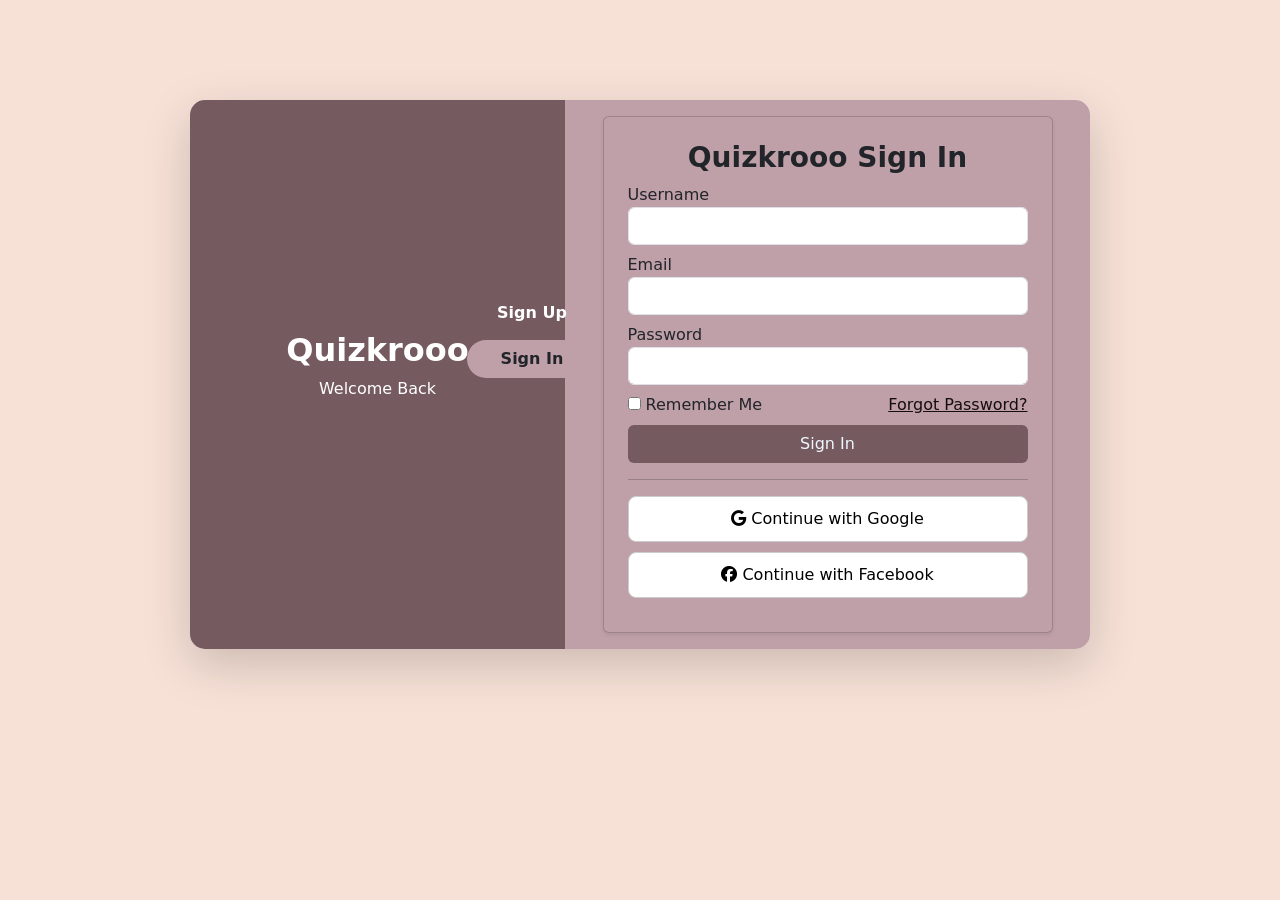
<file: files/login.html>
<!DOCTYPE html>
<html lang="en">

<head>
    <meta charset="UTF-8">
    <title>Quizkrooo - Login</title>

        <link rel="stylesheet" href="https://cdnjs.cloudflare.com/ajax/libs/font-awesome/6.5.1/css/all.min.css">

    <link href="https://cdn.jsdelivr.net/npm/bootstrap@5.3.8/dist/css/bootstrap.min.css" rel="stylesheet">

    <link href="login.css" rel="stylesheet" type="text/css">
</head>

<body class="login" style="background-color: #f7e1d7;">

    <div class="container min-vh-10 d-flex align-items-center justify-content-center" >

        <div class="row main-card shadow-lg  w-100 position-relative" style="margin-top: 100px;" >

            <!-- LEFT -->
            <div class="col-md-5 left-panel d-flex flex-column justify-content-center align-items-center p-5 text-center"
                style="background-color: #755a60;">
                <h2 class="fw-bold">Quizkrooo</h2>
                <p>Welcome Back</p>
            </div>

            <!-- CENTER BUTTONS -->
            <div class="middle-buttons text-center">
                <a href="sign_up.html" class="btn mb-2 text-white">Sign Up</a><br>
                <a href="login.html" class="btn" style="background-color: #bf9fa8;">Sign In</a>
            </div>

            <!-- RIGHT -->
            <div class="col-md-7 p-3 d-flex align-items-center justify-content-center"
                style="background-color: #bf9fa8;">

                <div class="card p-4 shadow-sm" style="max-width:450px; width:100% ;background-color: #bf9fa8;">
                    <h3 class="text-center fw-bold">Quizkrooo Sign In</h3>
                    <form>

                        <!-- Username -->
                        <div class="mb-2">
                            <label>Username</label>
                            <input type="text" id="username" class="form-control">
                        </div>

                        <!-- Email -->
                        <div class="mb-2">
                            <label>Email</label>
                            <input type="email" id="email" class="form-control">
                        </div>

                        <!-- Password -->
                        <div class="mb-2 position-relative">
                            <label>Password</label>
                            <input type="password" id="password" class="form-control">

                            <div class="strength bg-secondary mt-2" id="strengthBar"></div>
                        </div>

                        <!-- Remember Me -->
                        <div class="mb-2">
                            <input type="checkbox"> Remember Me
                            <a href="#" class="float-end" style="color:#150e10;">Forgot Password?</a>
                        </div>

                        <!-- Login Button -->
                        <a href="index.html" class="btn  w-100" style="background-color: #755a60;color: aliceblue;">Sign In
                        </a>

                    </form>

                    <hr>

                    <!-- Social Login -->
                    <button class="social-btn"><i class="fab fa-google"></i> Continue with Google</button>
                    <button class="social-btn"><i class="fab fa-facebook"></i> Continue with Facebook</button>

                </div>
            </div>

        </div>
    </div>

</body>

</html>
</file>
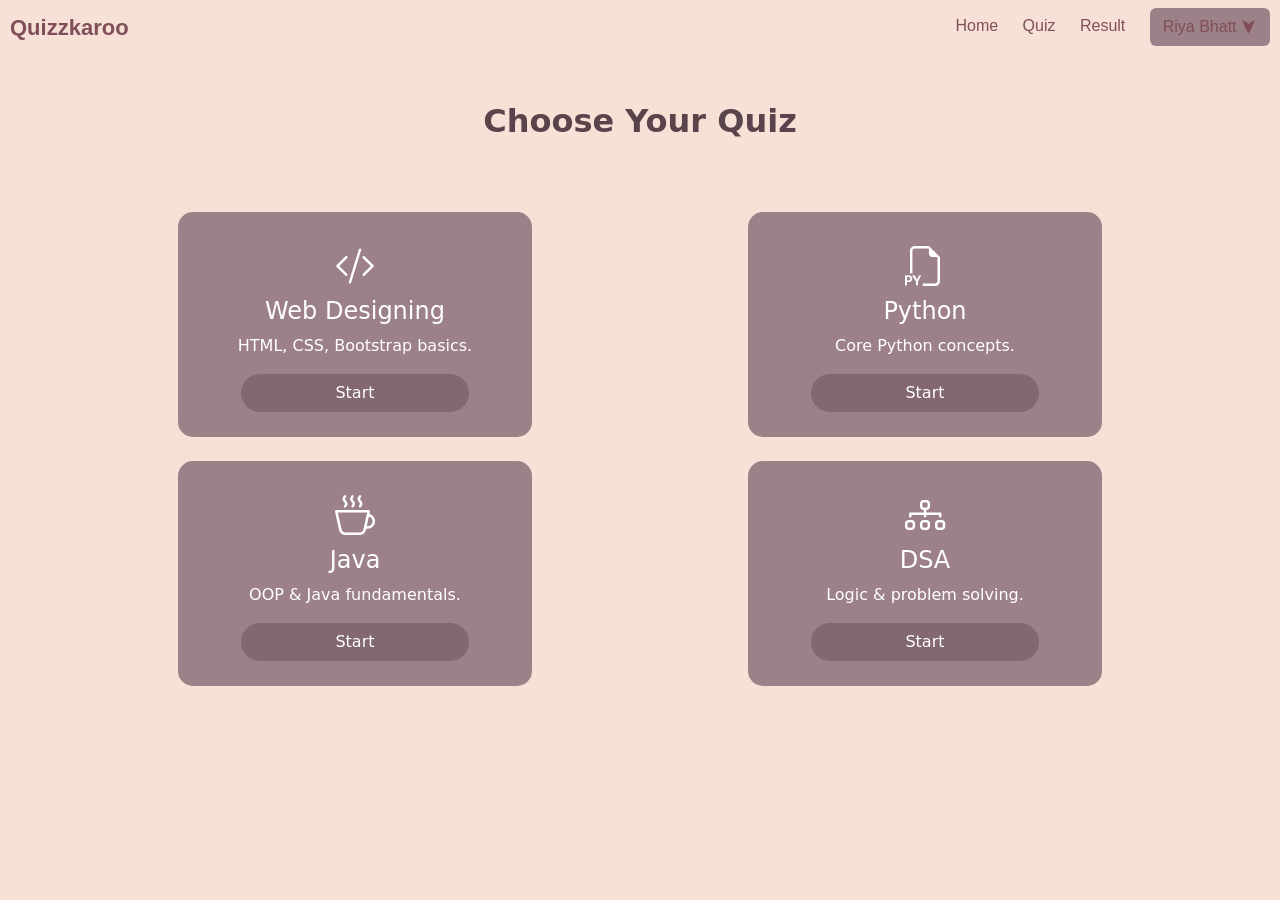
<file: files/selection.html>
<!DOCTYPE html>
<html lang="en">

<link>
<title>Select Quiz</title>
<link rel="stylesheet" href="navigation.css" type="text/css">

<!-- Bootstrap -->
<link href="https://cdn.jsdelivr.net/npm/bootstrap@5.3.8/dist/css/bootstrap.min.css" rel="stylesheet">

<!-- Icons -->
<link href="https://cdn.jsdelivr.net/npm/bootstrap-icons/font/bootstrap-icons.css" rel="stylesheet">

<style>
    body {
        background-color: #f7e1d7;
        min-height: 100vh;
    }

    .main-content {
    min-height: calc(100vh - 70px);
    display: flex;
    justify-content: center;
    align-items: center;
    padding-top: 60px;   /* GAP */
    margin-top: 100px;
    animation: slideDown 0.6s ease;
}



    .quiz-card {
        background: #9d8189;
        color: #fff;
        padding: 25px;
        border-radius: 15px;
        text-align: center;
        transition: 0.4s ease;
        cursor: pointer;
        position: relative;
        height: 100%;
        width: 65%;
    }

    .quiz-card:hover {
        transform: translateY(-12px) scale(1.03);
        box-shadow: 0 20px 35px rgba(0, 0, 0, 0.3);
    }

    .quiz-card i {
        font-size: 40px;
        margin-bottom: 10px;
    }

    .start-btn {
        background-color: #836871;
        color: #fff;
        border-radius: 25px;
        transition: 0.3s;
    }

    .quiz-card:hover .start-btn {
        background-color: #836871;
        transform: scale(1.05);
    }

    @media (max-width: 768px) {
    .main-content {
        margin-top: 20px;
    }
}

</style>
</head>

<body>
    <div class="navbar">

        <div class="div_left">
            <a href="index.html" style="margin-left: 10px;">Quizzkaroo</a>
        </div>

        <div class="div_right">
            <a href="index.html">Home</a>
            <a href="quiz.html">Quiz</a>
            <a href="result.html">Result</a>
            <a href="login.html" class="btn" style="margin-right: 10px;background-color: #9d8189;">Riya Bhatt ⮟</a>

        </div>
    </div>
<br><br>
    <h2 class="text-center mb-4 fw-bold " style="color: #5a444b;">Choose Your Quiz</h2>



    <div class="main_content ">
        <div class="container ">
            <div class="row g-4 justify-content-center mt-5">

                <div class="col-md-6 col-sm-6 col-12 d-flex justify-content-center">
                    <div class="quiz-card">
                        <i class="bi bi-code-slash"></i>
                        <h4>Web Designing</h4>
                        <p>HTML, CSS, Bootstrap basics.</p>
                        <a href="web.html" class="btn start-btn w-75">Start</a>
                    </div>
                </div>

                <div class="col-md-6 col-sm-6 col-12 d-flex justify-content-center">
                    <div class="quiz-card">
                        <i class="bi bi-filetype-py"></i>
                        <h4>Python</h4>
                        <p>Core Python concepts.</p>
                        <a href="python.html" class="btn start-btn w-75">Start</a>
                    </div>
                </div>

                <div class="col-md-6 col-sm-6 col-12 d-flex justify-content-center">
                    <div class="quiz-card">
                        <i class="bi bi-cup-hot"></i>
                        <h4>Java</h4>
                        <p>OOP & Java fundamentals.</p>
                        <a href="java.html" class="btn start-btn w-75">Start</a>
                    </div>
                </div>

                <div class="col-md-6 col-sm-6 col-12 d-flex justify-content-center">
                    <div class="quiz-card">
                        <i class="bi bi-diagram-3"></i>
                        <h4>DSA</h4>
                        <p>Logic & problem solving.</p>
                        <a href="dsa.html" class="btn start-btn w-75">Start</a>
                    </div>
                </div>

            </div>
        </div>
    </div>

</body>

</html>
</file>
<file: login.css>
body {
            background: #dedbd2;
        }

        body.signup .main-card {
            animation: slideFromLeft 0.8s ease;
        }

        body.login .main-card {
            animation: slideFromRight 0.8s ease;
        }

        @keyframes slideFromLeft {
            from {
                transform: translateX(-120px);
                opacity: 0;
            }

            to {
                transform: translateX(0);
                opacity: 1;
            }
        }

        @keyframes slideFromRight {
            from {
                transform: translateX(120px);
                opacity: 0;
            }

            to {
                transform: translateX(0);
                opacity: 1;
            }
        }

        

        .main-card {
            max-width: 900px;
            border-radius: 15px;
            overflow: hidden;
            max-height: 700px;
            padding-bottom: -100px;
        }

        .left-panel {
            background: #b0c4b1;
            color: white;
        }

        .middle-buttons {
            position: absolute;
            left: 38%;
            top: 43%;
            transform: translate(-50%, -50%);
            z-index: 10;
        }

        .middle-buttons .btn {
            width: 130px;
            border-radius: 30px;
            font-weight: bold;
        }

        .social-btn {
            width: 100%;
            border: 1px solid #ccc;
            padding: 10px;
            border-radius: 8px;
            background: white;
            margin-bottom: 10px;
        }
</file>
<file: navigation.css>
body 
{
    margin: 0;
    font-family: Arial, sans-serif;
}

.navbar 
{
    display: flex;
    justify-content: space-between;
    align-items: center;
    color: #804f5a;
    background-color:  #f7e1d7;
    padding: 15px 30px;
    font-family:Verdana, Geneva, Tahoma, sans-serif;
    text-decoration: none;

}
.custom-navbar {
    display: flex;
    justify-content: space-between;
    align-items: center;
    color: #804f5a;
    background-color: #f7e1d7;
    padding: 15px 30px;
    font-family: Verdana, Geneva, Tahoma, sans-serif;

    position: sticky;
    top: 0;
    z-index: 9999;
}


.div_left a 
{
    color:  #804f5a;
    font-size: 22px;
    font-weight: bold;
    text-decoration: none;
}

.div_right a 
{
    color: #804f5a;
    text-decoration: none;
    margin-left: 20px;
    font-size: 16px;
}

.div_right a:hover {
    color: #774f58;
}
</file>
<file: sign_up.css>
body {
            background: #dedbd2;
        }

        body.signup .main-card {
            animation: slideFromLeft 0.8s ease;
        }

        body.login .main-card {
            animation: slideFromRight 0.8s ease;
        }

        @keyframes slideFromLeft {
            from {
                transform: translateX(-120px);
                opacity: 0;
            }

            to {
                transform: translateX(0);
                opacity: 1;
            }
        }

        @keyframes slideFromRight {
            from {
                transform: translateX(120px);
                opacity: 0;
            }

            to {
                transform: translateX(0);
                opacity: 1;
            }
        }

        .main-card {
            max-width: 900px;
            border-radius: 15px;
            overflow: hidden;
        }

        .left-panel {
            background: #b0c4b1;
            color: white;
        }

        .middle-buttons {
            position: absolute;
            left: 38%;
            top: 43%;
            transform: translate(-50%, -50%);
            z-index: 10;
        }

        .middle-buttons .btn {
            width: 130px;
            border-radius: 30px;
            font-weight: bold;
        }
</file>
<file: files/login.css>
body {
            background: #dedbd2;
        }

        body.signup .main-card {
            animation: slideFromLeft 0.8s ease;
        }

        body.login .main-card {
            animation: slideFromRight 0.8s ease;
        }

        @keyframes slideFromLeft {
            from {
                transform: translateX(-120px);
                opacity: 0;
            }

            to {
                transform: translateX(0);
                opacity: 1;
            }
        }

        @keyframes slideFromRight {
            from {
                transform: translateX(120px);
                opacity: 0;
            }

            to {
                transform: translateX(0);
                opacity: 1;
            }
        }

        

        .main-card {
            max-width: 900px;
            border-radius: 15px;
            overflow: hidden;
            max-height: 700px;
            padding-bottom: -100px;
        }

        .left-panel {
            background: #b0c4b1;
            color: white;
        }

        .middle-buttons {
            position: absolute;
            left: 38%;
            top: 43%;
            transform: translate(-50%, -50%);
            z-index: 10;
        }

        .middle-buttons .btn {
            width: 130px;
            border-radius: 30px;
            font-weight: bold;
        }

        .social-btn {
            width: 100%;
            border: 1px solid #ccc;
            padding: 10px;
            border-radius: 8px;
            background: white;
            margin-bottom: 10px;
        }
</file>
<file: files/navigation.css>
body 
{
    margin: 0;
    font-family: Arial, sans-serif;
}

.navbar 
{
    display: flex;
    justify-content: space-between;
    align-items: center;
    color: #804f5a;
    background-color:  #f7e1d7;
    padding: 15px 30px;
    font-family:Verdana, Geneva, Tahoma, sans-serif;
}

.div_left a 
{
    color:  #804f5a;
    font-size: 22px;
    font-weight: bold;
    text-decoration: none;
}

.div_right a 
{
    color: #804f5a;
    text-decoration: none;
    margin-left: 20px;
    font-size: 16px;
}

.div_right a:hover {
    color: #00c3ff;
}
</file>
